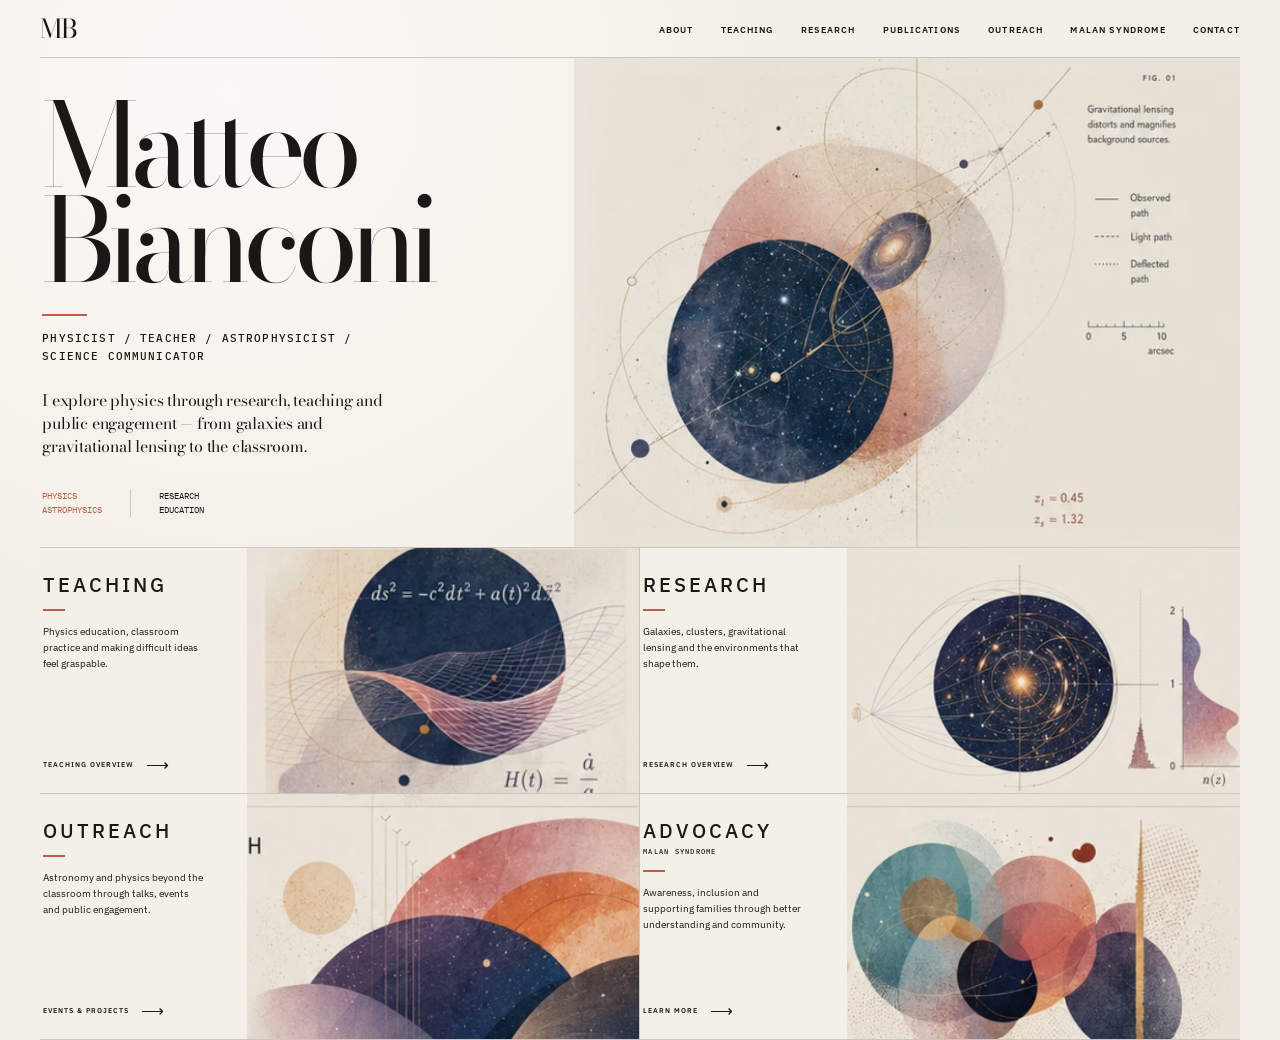
<file: index.html>
<!doctype html><html lang="en"><head><meta charset="utf-8"><meta name="viewport" content="width=device-width,initial-scale=1"><meta name="description" content="Matteo Bianconi — physicist, teacher, astrophysicist and science communicator."><title>Matteo Bianconi</title><link rel="icon" href="assets/favicon.svg" type="image/svg+xml"><link rel="preconnect" href="https://fonts.googleapis.com"><link rel="preconnect" href="https://fonts.gstatic.com" crossorigin><link href="https://fonts.googleapis.com/css2?family=Bodoni+Moda:opsz,wght@6..96,400&family=IBM+Plex+Mono:wght@400;500&family=IBM+Plex+Sans:wght@400;500;600&display=swap" rel="stylesheet"><link rel="stylesheet" href="assets/style.css"></head><body><div class="wrap"><header class="topbar"><a class="logo" href="index.html" aria-label="Matteo Bianconi home">MB</a><button class="menu" type="button" aria-expanded="false" aria-controls="nav">Menu</button><nav class="nav" id="nav" aria-label="Primary navigation"><a href="about.html" class="">About</a><a href="teaching.html" class="">Teaching</a><a href="research.html" class="">Research</a><a href="publications.html" class="">Publications</a><a href="outreach.html" class="">Outreach</a><a href="advocacy.html" class="">Malan syndrome</a><a href="contact.html" class="">Contact</a></nav></header><main><section class="hero"><div class="hero-copy"><h1>Matteo<br>Bianconi</h1><div class="accent-rule"></div><p class="roles">Physicist / Teacher / Astrophysicist /<br>Science communicator</p><p class="intro">I explore physics through research, teaching and public engagement — from galaxies and gravitational lensing to the classroom.</p><div class="hero-meta" aria-hidden="true"><div class="warm">PHYSICS<br>ASTROPHYSICS</div><div class="divider"></div><div>RESEARCH<br>EDUCATION</div></div></div><figure class="hero-art"><img src="assets/hero.webp" alt="Abstract cosmology artwork with layered circles, galaxy imagery and lensing annotations"></figure></section><section class="sections" aria-label="Main sections">
<a class="section-card" href="teaching.html"><div class="card-copy"><h2>Teaching</h2><div class="mini-rule"></div><p>Physics education, classroom practice and making difficult ideas feel graspable.</p><div class="linkline">Teaching overview <span class="arrow">⟶</span></div></div><div class="art"><img src="assets/teaching.webp" alt=""></div></a>
<a class="section-card" href="research.html"><div class="card-copy"><h2>Research</h2><div class="mini-rule"></div><p>Galaxies, clusters, gravitational lensing and the environments that shape them.</p><div class="linkline">Research overview <span class="arrow">⟶</span></div></div><div class="art"><img src="assets/research.webp" alt=""></div></a>
<a class="section-card" href="outreach.html"><div class="card-copy"><h2>Outreach</h2><div class="mini-rule"></div><p>Astronomy and physics beyond the classroom through talks, events and public engagement.</p><div class="linkline">Events & projects <span class="arrow">⟶</span></div></div><div class="art"><img src="assets/outreach.webp" alt=""></div></a>
<a class="section-card" href="advocacy.html"><div class="card-copy"><h2>Advocacy</h2><div class="sub">Malan syndrome</div><div class="mini-rule"></div><p>Awareness, inclusion and supporting families through better understanding and community.</p><div class="linkline">Learn more <span class="arrow">⟶</span></div></div><div class="art"><img src="assets/advocacy.webp" alt=""></div></a>
</section></main></div><script>const b=document.querySelector('.menu'),n=document.querySelector('.nav');if(b&&n){b.addEventListener('click',()=>{const x=b.getAttribute('aria-expanded')!=='true';b.setAttribute('aria-expanded',String(x));n.classList.toggle('open',x)})}</script></body></html>
</file>
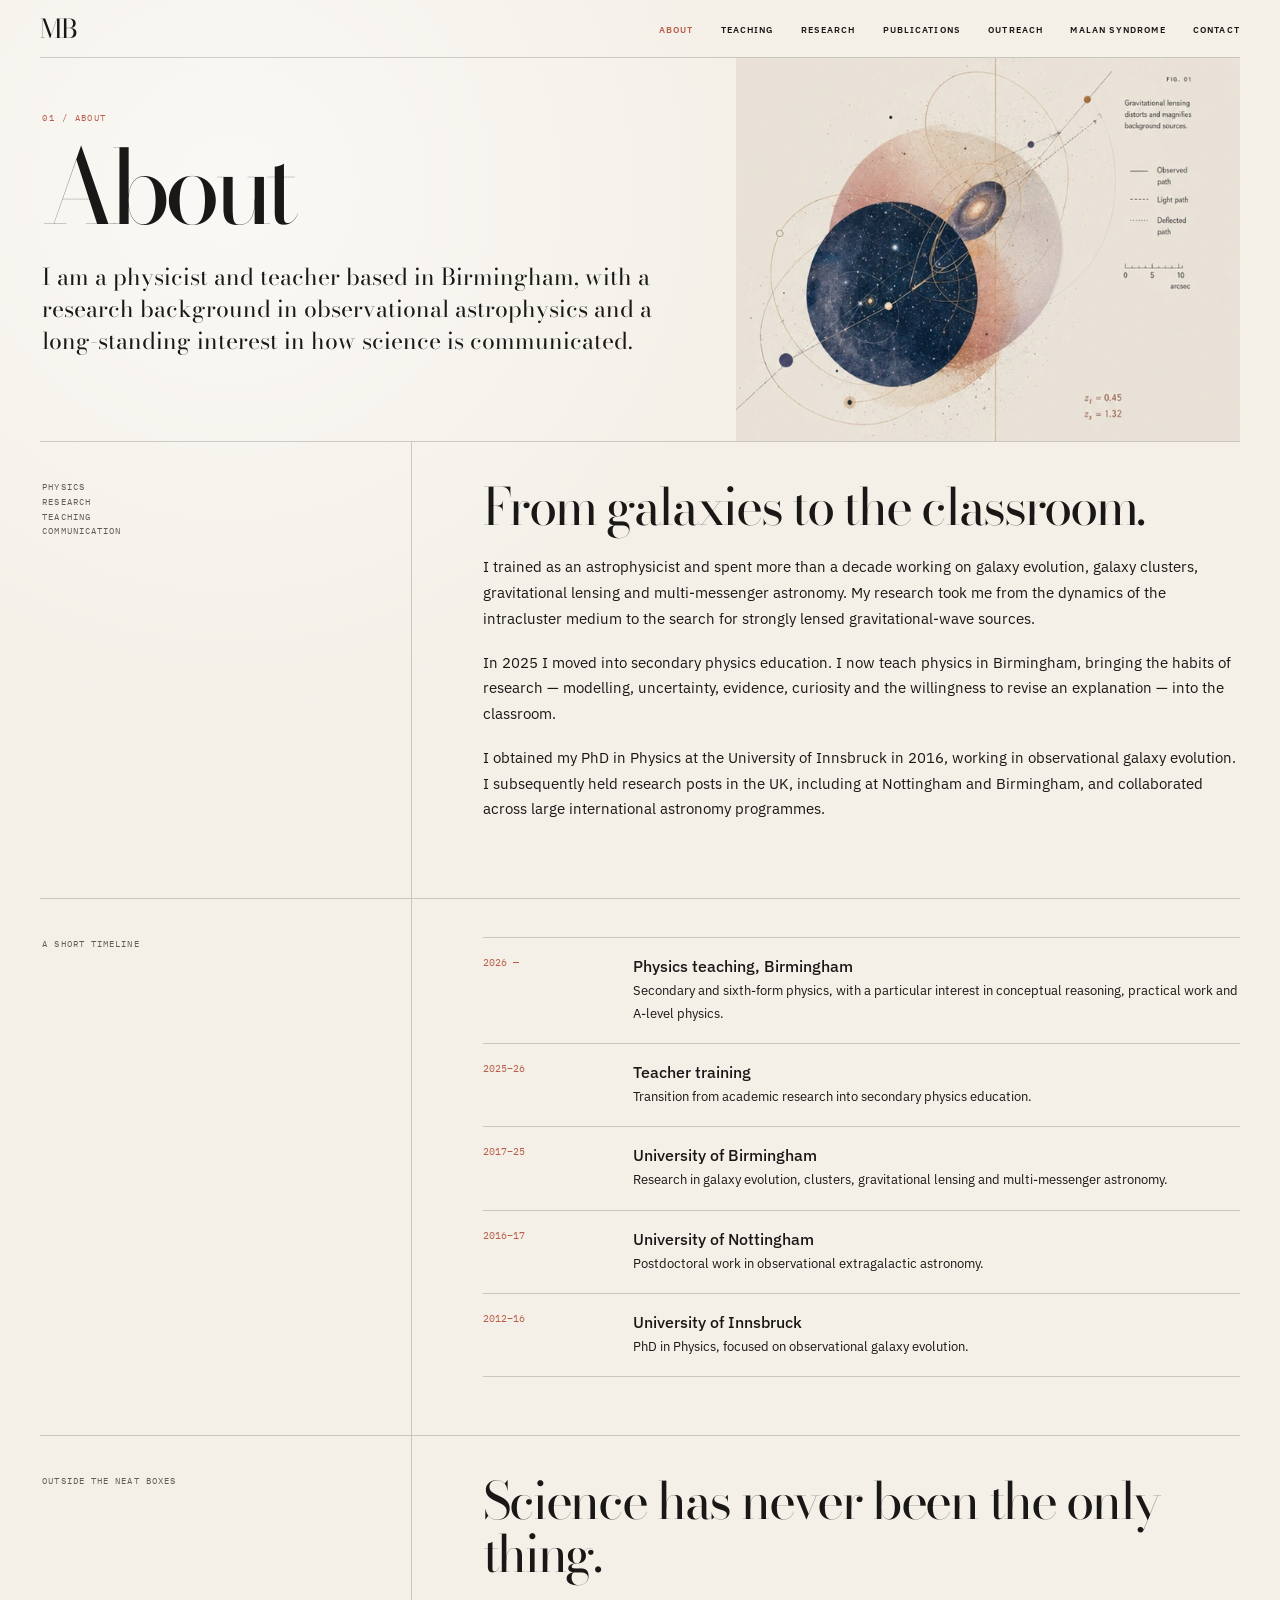
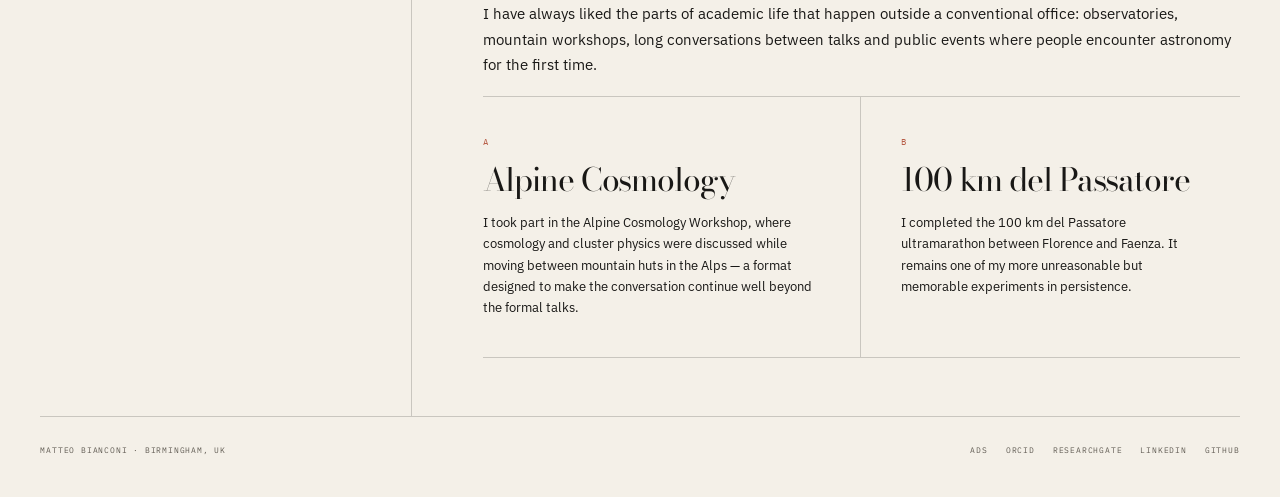
<file: about.html>
<!doctype html><html lang="en"><head><meta charset="utf-8"><meta name="viewport" content="width=device-width,initial-scale=1"><title>About — Matteo Bianconi</title><meta name="description" content="About Matteo Bianconi: physicist, teacher and astrophysicist based in Birmingham."><link rel="icon" href="assets/favicon.svg" type="image/svg+xml"><link rel="preconnect" href="https://fonts.googleapis.com"><link rel="preconnect" href="https://fonts.gstatic.com" crossorigin><link href="https://fonts.googleapis.com/css2?family=Bodoni+Moda:opsz,wght@6..96,400&family=IBM+Plex+Mono:wght@400;500&family=IBM+Plex+Sans:wght@400;500;600&display=swap" rel="stylesheet"><link rel="stylesheet" href="assets/style.css"></head><body><div class="wrap"><header class="topbar"><a class="logo" href="index.html" aria-label="Matteo Bianconi home">MB</a><button class="menu" type="button" aria-expanded="false" aria-controls="nav">Menu</button><nav class="nav" id="nav" aria-label="Primary navigation"><a href="about.html" class="active">About</a><a href="teaching.html" class="">Teaching</a><a href="research.html" class="">Research</a><a href="publications.html" class="">Publications</a><a href="outreach.html" class="">Outreach</a><a href="advocacy.html" class="">Malan syndrome</a><a href="contact.html" class="">Contact</a></nav></header><section class="page-head"><div class="page-head-copy"><p class="kicker">01 / About</p><h1 class="page-title">About</h1><p class="deck">I am a physicist and teacher based in Birmingham, with a research background in observational astrophysics and a long-standing interest in how science is communicated.</p></div><div class="page-head-art"><img src="assets/hero.webp" alt="" aria-hidden="true"></div></section>
<main class="content">
<section class="content-grid rule-section"><aside class="side-label">Physics<br>Research<br>Teaching<br>Communication</aside><div class="main-copy"><h2>From galaxies to the classroom.</h2><p>I trained as an astrophysicist and spent more than a decade working on galaxy evolution, galaxy clusters, gravitational lensing and multi-messenger astronomy. My research took me from the dynamics of the intracluster medium to the search for strongly lensed gravitational-wave sources.</p><p>In 2025 I moved into secondary physics education. I now teach physics in Birmingham, bringing the habits of research — modelling, uncertainty, evidence, curiosity and the willingness to revise an explanation — into the classroom.</p><p>I obtained my PhD in Physics at the University of Innsbruck in 2016, working in observational galaxy evolution. I subsequently held research posts in the UK, including at Nottingham and Birmingham, and collaborated across large international astronomy programmes.</p></div></section>
<section class="content-grid rule-section"><aside class="side-label">A short timeline</aside><div class="main-copy"><div class="timeline"><div class="timeline-row"><div class="timeline-year">2026 —</div><div><strong>Physics teaching, Birmingham</strong><p>Secondary and sixth-form physics, with a particular interest in conceptual reasoning, practical work and A-level physics.</p></div></div><div class="timeline-row"><div class="timeline-year">2025–26</div><div><strong>Teacher training</strong><p>Transition from academic research into secondary physics education.</p></div></div><div class="timeline-row"><div class="timeline-year">2017–25</div><div><strong>University of Birmingham</strong><p>Research in galaxy evolution, clusters, gravitational lensing and multi-messenger astronomy.</p></div></div><div class="timeline-row"><div class="timeline-year">2016–17</div><div><strong>University of Nottingham</strong><p>Postdoctoral work in observational extragalactic astronomy.</p></div></div><div class="timeline-row"><div class="timeline-year">2012–16</div><div><strong>University of Innsbruck</strong><p>PhD in Physics, focused on observational galaxy evolution.</p></div></div></div></div></section>
<section class="content-grid"><aside class="side-label">Outside the neat boxes</aside><div class="main-copy"><h2>Science has never been the only thing.</h2><p>I have always liked the parts of academic life that happen outside a conventional office: observatories, mountain workshops, long conversations between talks and public events where people encounter astronomy for the first time.</p><div class="feature-grid"><div class="feature"><span class="feature-no">A</span><h3>Alpine Cosmology</h3><p>I took part in the Alpine Cosmology Workshop, where cosmology and cluster physics were discussed while moving between mountain huts in the Alps — a format designed to make the conversation continue well beyond the formal talks.</p></div><div class="feature"><span class="feature-no">B</span><h3>100 km del Passatore</h3><p>I completed the 100 km del Passatore ultramarathon between Florence and Faenza. It remains one of my more unreasonable but memorable experiments in persistence.</p></div></div></div></section></main><footer class="footer"><span>Matteo Bianconi · Birmingham, UK</span><div class="footer-links"><a href="https://ui.adsabs.harvard.edu/user/libraries/sGFKq7-YTh6taA8Rn49UIA" target="_blank" rel="noreferrer">ADS</a><a href="https://orcid.org/0000-0002-0427-5373" target="_blank" rel="noreferrer">ORCID</a><a href="https://www.researchgate.net/profile/Matteo_Bianconi" target="_blank" rel="noreferrer">ResearchGate</a><a href="https://at.linkedin.com/in/mbianconi" target="_blank" rel="noreferrer">LinkedIn</a><a href="https://github.com/bianconim" target="_blank" rel="noreferrer">GitHub</a></div></footer></div><script>const b=document.querySelector('.menu'),n=document.querySelector('.nav');if(b&&n){b.addEventListener('click',()=>{const x=b.getAttribute('aria-expanded')!=='true';b.setAttribute('aria-expanded',String(x));n.classList.toggle('open',x)})}</script></body></html>
</file>
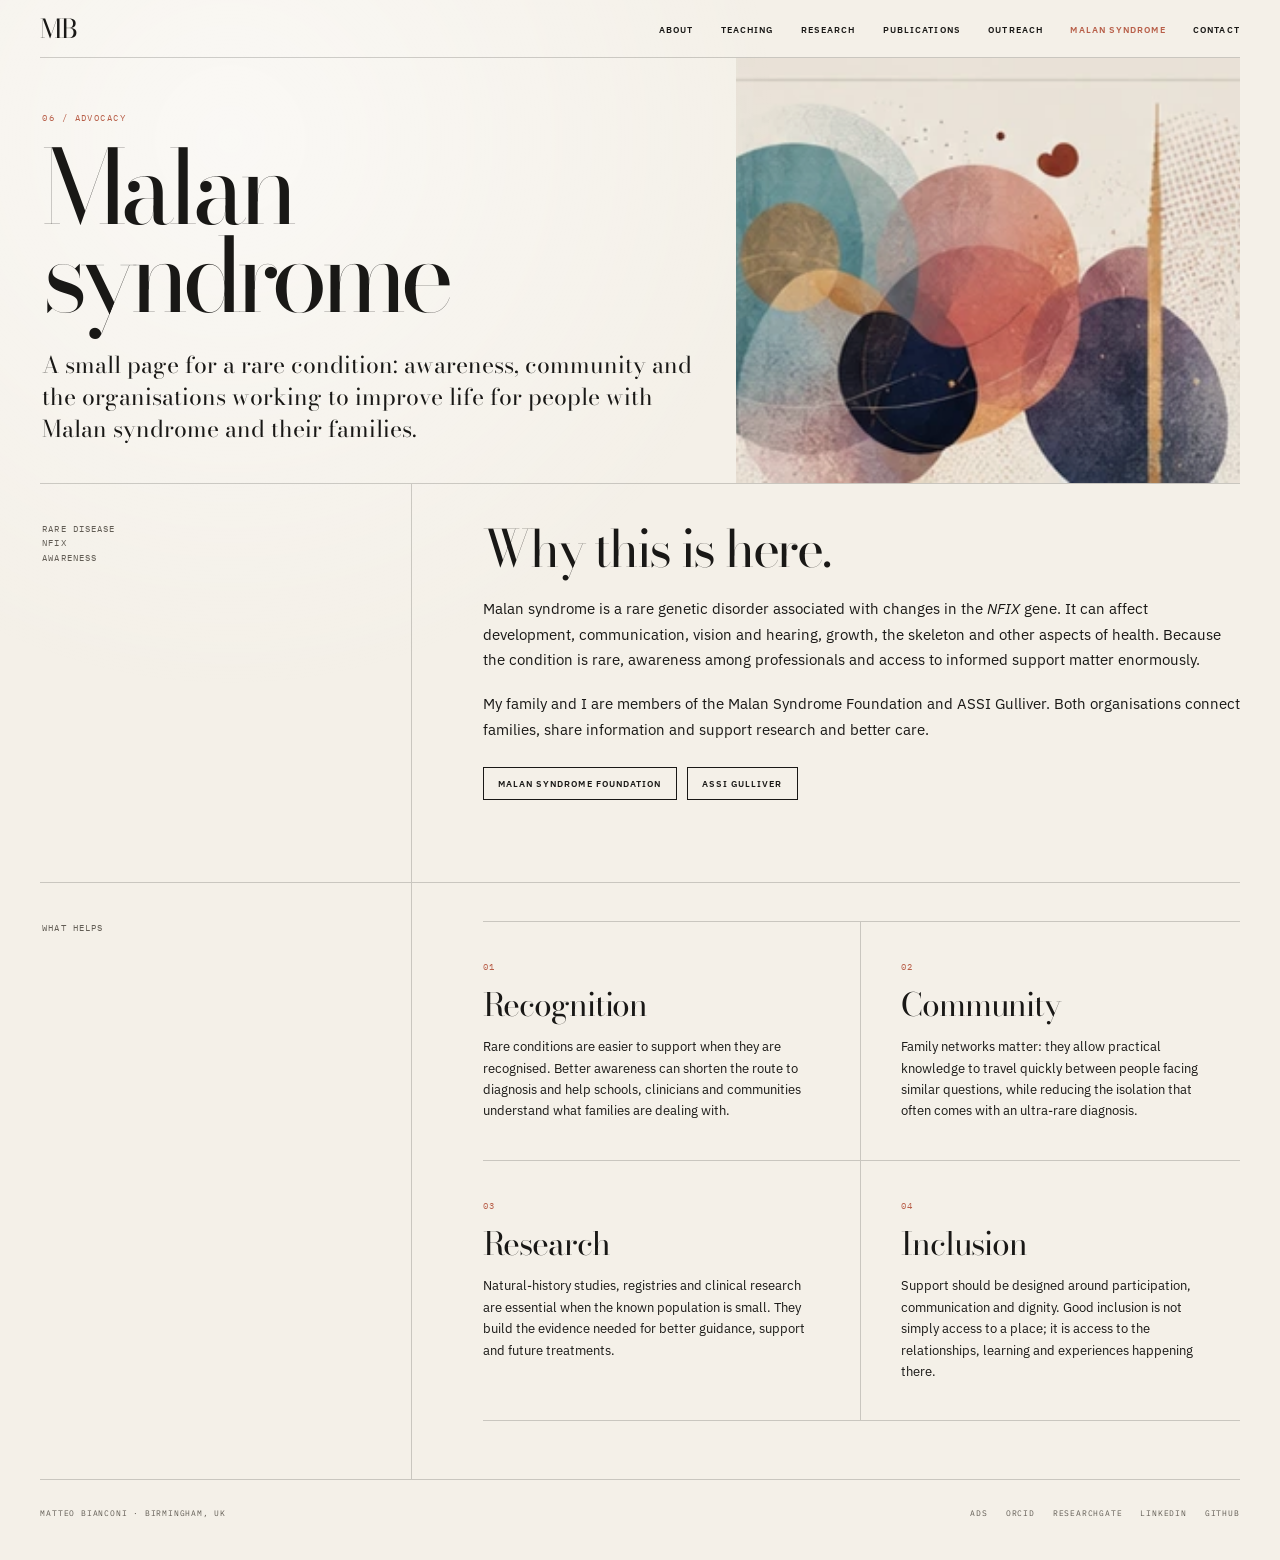
<file: advocacy.html>
<!doctype html><html lang="en"><head><meta charset="utf-8"><meta name="viewport" content="width=device-width,initial-scale=1"><title>Malan syndrome — Matteo Bianconi</title><meta name="description" content="Malan syndrome awareness, advocacy and support organisations."><link rel="icon" href="assets/favicon.svg" type="image/svg+xml"><link rel="preconnect" href="https://fonts.googleapis.com"><link rel="preconnect" href="https://fonts.gstatic.com" crossorigin><link href="https://fonts.googleapis.com/css2?family=Bodoni+Moda:opsz,wght@6..96,400&family=IBM+Plex+Mono:wght@400;500&family=IBM+Plex+Sans:wght@400;500;600&display=swap" rel="stylesheet"><link rel="stylesheet" href="assets/style.css"></head><body><div class="wrap"><header class="topbar"><a class="logo" href="index.html" aria-label="Matteo Bianconi home">MB</a><button class="menu" type="button" aria-expanded="false" aria-controls="nav">Menu</button><nav class="nav" id="nav" aria-label="Primary navigation"><a href="about.html" class="">About</a><a href="teaching.html" class="">Teaching</a><a href="research.html" class="">Research</a><a href="publications.html" class="">Publications</a><a href="outreach.html" class="">Outreach</a><a href="advocacy.html" class="active">Malan syndrome</a><a href="contact.html" class="">Contact</a></nav></header><section class="page-head"><div class="page-head-copy"><p class="kicker">06 / Advocacy</p><h1 class="page-title">Malan syndrome</h1><p class="deck">A small page for a rare condition: awareness, community and the organisations working to improve life for people with Malan syndrome and their families.</p></div><div class="page-head-art"><img src="assets/advocacy.webp" alt="" aria-hidden="true"></div></section>
<main class="content"><section class="content-grid rule-section"><aside class="side-label">Rare disease<br>NFIX<br>Awareness</aside><div class="main-copy"><h2>Why this is here.</h2><p>Malan syndrome is a rare genetic disorder associated with changes in the <em>NFIX</em> gene. It can affect development, communication, vision and hearing, growth, the skeleton and other aspects of health. Because the condition is rare, awareness among professionals and access to informed support matter enormously.</p><p>My family and I are members of the Malan Syndrome Foundation and ASSI Gulliver. Both organisations connect families, share information and support research and better care.</p><div class="buttons"><a class="button" href="https://www.malansyndrome.org/" target="_blank" rel="noreferrer">Malan Syndrome Foundation</a><a class="button" href="https://www.assigulliver.it/" target="_blank" rel="noreferrer">ASSI Gulliver</a></div></div></section>
<section class="content-grid"><aside class="side-label">What helps</aside><div class="main-copy"><div class="feature-grid"><div class="feature"><span class="feature-no">01</span><h3>Recognition</h3><p>Rare conditions are easier to support when they are recognised. Better awareness can shorten the route to diagnosis and help schools, clinicians and communities understand what families are dealing with.</p></div><div class="feature"><span class="feature-no">02</span><h3>Community</h3><p>Family networks matter: they allow practical knowledge to travel quickly between people facing similar questions, while reducing the isolation that often comes with an ultra-rare diagnosis.</p></div><div class="feature"><span class="feature-no">03</span><h3>Research</h3><p>Natural-history studies, registries and clinical research are essential when the known population is small. They build the evidence needed for better guidance, support and future treatments.</p></div><div class="feature"><span class="feature-no">04</span><h3>Inclusion</h3><p>Support should be designed around participation, communication and dignity. Good inclusion is not simply access to a place; it is access to the relationships, learning and experiences happening there.</p></div></div></div></section></main><footer class="footer"><span>Matteo Bianconi · Birmingham, UK</span><div class="footer-links"><a href="https://ui.adsabs.harvard.edu/user/libraries/sGFKq7-YTh6taA8Rn49UIA" target="_blank" rel="noreferrer">ADS</a><a href="https://orcid.org/0000-0002-0427-5373" target="_blank" rel="noreferrer">ORCID</a><a href="https://www.researchgate.net/profile/Matteo_Bianconi" target="_blank" rel="noreferrer">ResearchGate</a><a href="https://at.linkedin.com/in/mbianconi" target="_blank" rel="noreferrer">LinkedIn</a><a href="https://github.com/bianconim" target="_blank" rel="noreferrer">GitHub</a></div></footer></div><script>const b=document.querySelector('.menu'),n=document.querySelector('.nav');if(b&&n){b.addEventListener('click',()=>{const x=b.getAttribute('aria-expanded')!=='true';b.setAttribute('aria-expanded',String(x));n.classList.toggle('open',x)})}</script></body></html>
</file>
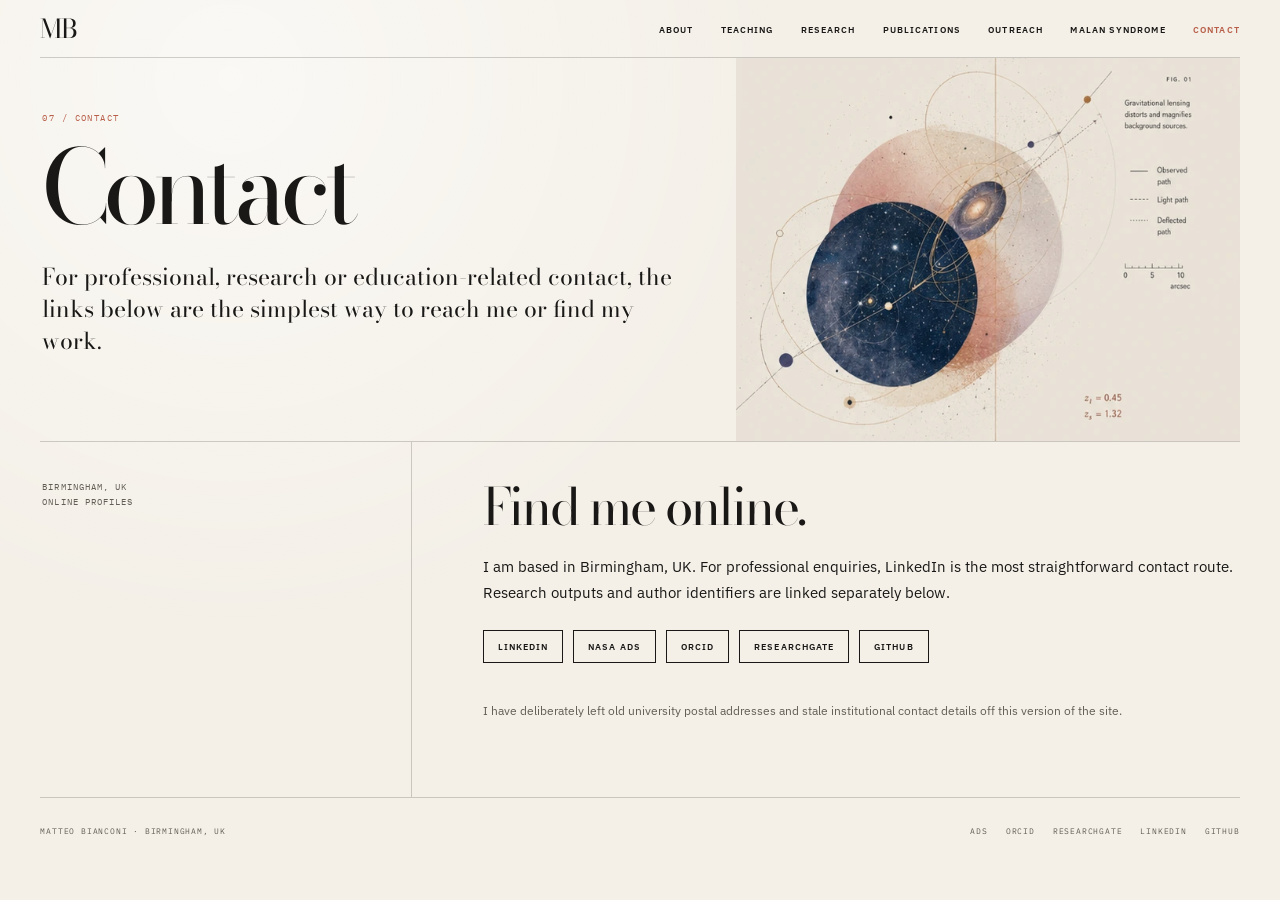
<file: contact.html>
<!doctype html><html lang="en"><head><meta charset="utf-8"><meta name="viewport" content="width=device-width,initial-scale=1"><title>Contact — Matteo Bianconi</title><meta name="description" content="Contact and professional profiles for Matteo Bianconi."><link rel="icon" href="assets/favicon.svg" type="image/svg+xml"><link rel="preconnect" href="https://fonts.googleapis.com"><link rel="preconnect" href="https://fonts.gstatic.com" crossorigin><link href="https://fonts.googleapis.com/css2?family=Bodoni+Moda:opsz,wght@6..96,400&family=IBM+Plex+Mono:wght@400;500&family=IBM+Plex+Sans:wght@400;500;600&display=swap" rel="stylesheet"><link rel="stylesheet" href="assets/style.css"></head><body><div class="wrap"><header class="topbar"><a class="logo" href="index.html" aria-label="Matteo Bianconi home">MB</a><button class="menu" type="button" aria-expanded="false" aria-controls="nav">Menu</button><nav class="nav" id="nav" aria-label="Primary navigation"><a href="about.html" class="">About</a><a href="teaching.html" class="">Teaching</a><a href="research.html" class="">Research</a><a href="publications.html" class="">Publications</a><a href="outreach.html" class="">Outreach</a><a href="advocacy.html" class="">Malan syndrome</a><a href="contact.html" class="active">Contact</a></nav></header><section class="page-head"><div class="page-head-copy"><p class="kicker">07 / Contact</p><h1 class="page-title">Contact</h1><p class="deck">For professional, research or education-related contact, the links below are the simplest way to reach me or find my work.</p></div><div class="page-head-art"><img src="assets/hero.webp" alt="" aria-hidden="true"></div></section>
<main class="content"><section class="content-grid"><aside class="side-label">Birmingham, UK<br>Online profiles</aside><div class="main-copy"><h2>Find me online.</h2><p>I am based in Birmingham, UK. For professional enquiries, LinkedIn is the most straightforward contact route. Research outputs and author identifiers are linked separately below.</p><div class="buttons"><a class="button" href="https://at.linkedin.com/in/mbianconi" target="_blank" rel="noreferrer">LinkedIn</a><a class="button" href="https://ui.adsabs.harvard.edu/user/libraries/sGFKq7-YTh6taA8Rn49UIA" target="_blank" rel="noreferrer">NASA ADS</a><a class="button" href="https://orcid.org/0000-0002-0427-5373" target="_blank" rel="noreferrer">ORCID</a><a class="button" href="https://www.researchgate.net/profile/Matteo_Bianconi" target="_blank" rel="noreferrer">ResearchGate</a><a class="button" href="https://github.com/bianconim" target="_blank" rel="noreferrer">GitHub</a></div><p style="margin-top:38px;font-size:12px;color:var(--soft)">I have deliberately left old university postal addresses and stale institutional contact details off this version of the site.</p></div></section></main><footer class="footer"><span>Matteo Bianconi · Birmingham, UK</span><div class="footer-links"><a href="https://ui.adsabs.harvard.edu/user/libraries/sGFKq7-YTh6taA8Rn49UIA" target="_blank" rel="noreferrer">ADS</a><a href="https://orcid.org/0000-0002-0427-5373" target="_blank" rel="noreferrer">ORCID</a><a href="https://www.researchgate.net/profile/Matteo_Bianconi" target="_blank" rel="noreferrer">ResearchGate</a><a href="https://at.linkedin.com/in/mbianconi" target="_blank" rel="noreferrer">LinkedIn</a><a href="https://github.com/bianconim" target="_blank" rel="noreferrer">GitHub</a></div></footer></div><script>const b=document.querySelector('.menu'),n=document.querySelector('.nav');if(b&&n){b.addEventListener('click',()=>{const x=b.getAttribute('aria-expanded')!=='true';b.setAttribute('aria-expanded',String(x));n.classList.toggle('open',x)})}</script></body></html>
</file>
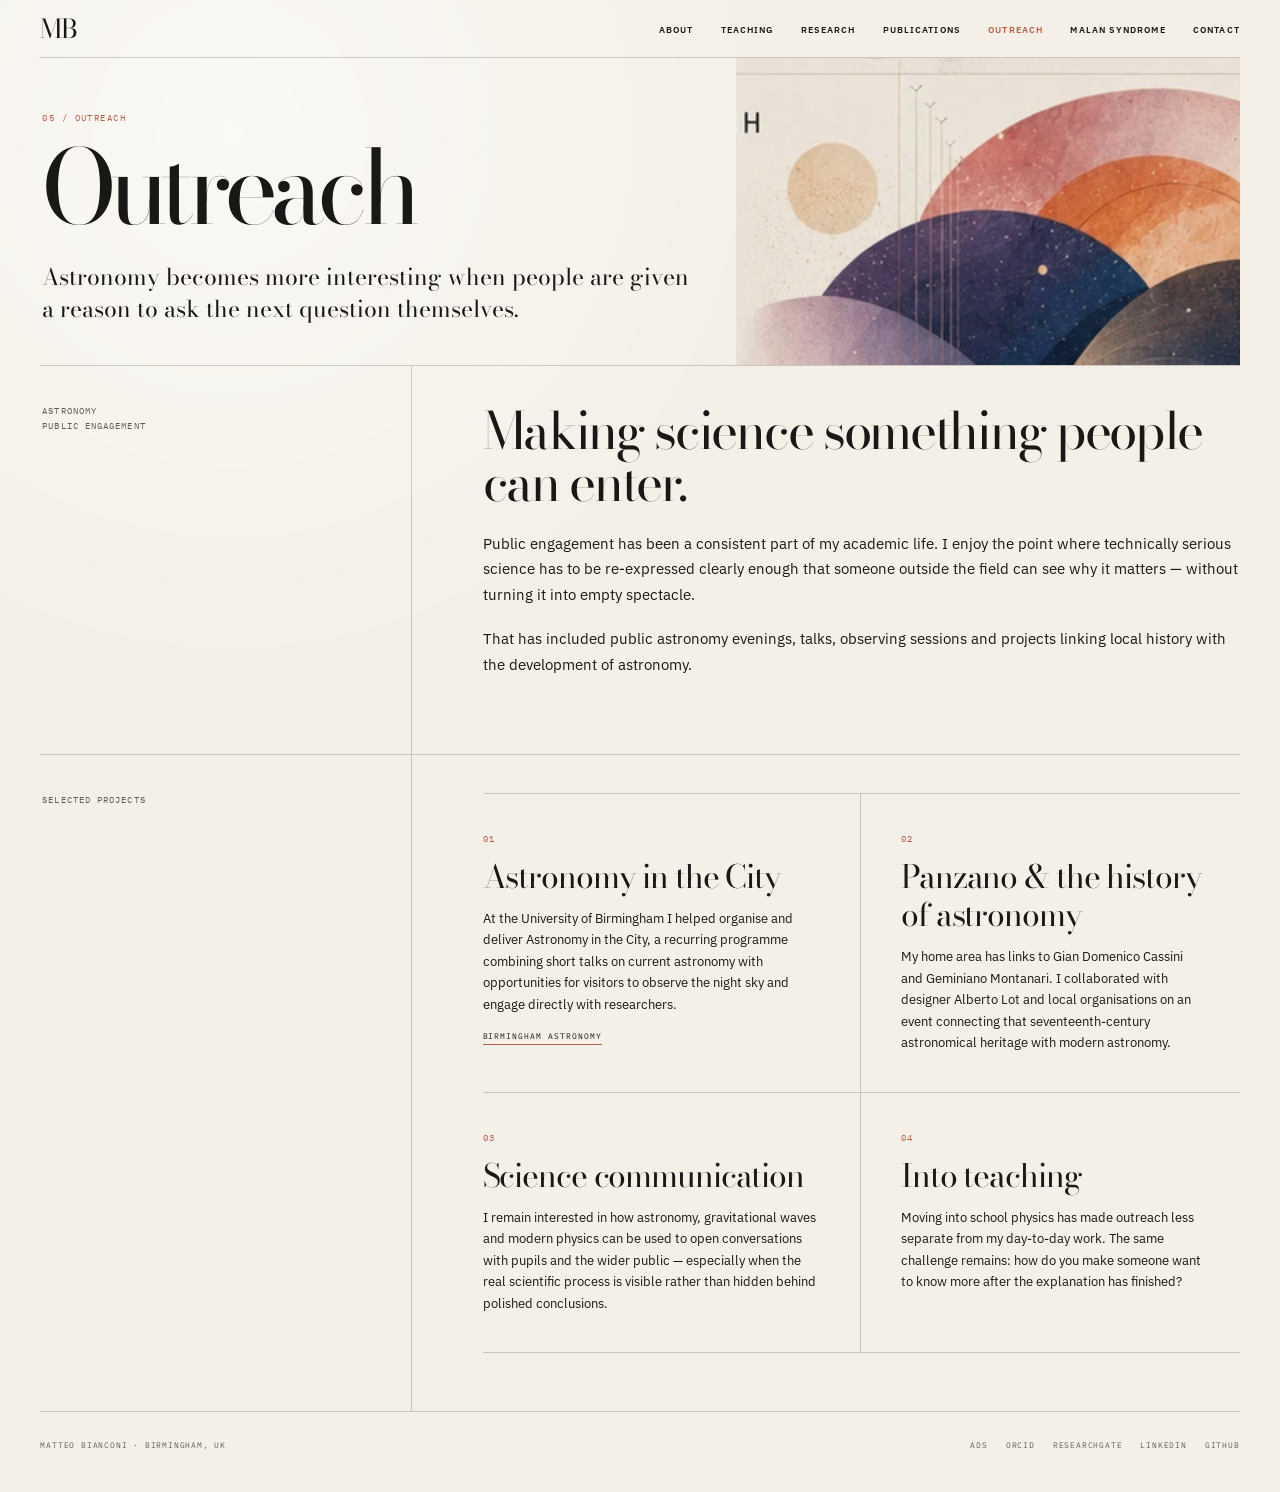
<file: outreach.html>
<!doctype html><html lang="en"><head><meta charset="utf-8"><meta name="viewport" content="width=device-width,initial-scale=1"><title>Outreach — Matteo Bianconi</title><meta name="description" content="Astronomy outreach and science communication by Matteo Bianconi."><link rel="icon" href="assets/favicon.svg" type="image/svg+xml"><link rel="preconnect" href="https://fonts.googleapis.com"><link rel="preconnect" href="https://fonts.gstatic.com" crossorigin><link href="https://fonts.googleapis.com/css2?family=Bodoni+Moda:opsz,wght@6..96,400&family=IBM+Plex+Mono:wght@400;500&family=IBM+Plex+Sans:wght@400;500;600&display=swap" rel="stylesheet"><link rel="stylesheet" href="assets/style.css"></head><body><div class="wrap"><header class="topbar"><a class="logo" href="index.html" aria-label="Matteo Bianconi home">MB</a><button class="menu" type="button" aria-expanded="false" aria-controls="nav">Menu</button><nav class="nav" id="nav" aria-label="Primary navigation"><a href="about.html" class="">About</a><a href="teaching.html" class="">Teaching</a><a href="research.html" class="">Research</a><a href="publications.html" class="">Publications</a><a href="outreach.html" class="active">Outreach</a><a href="advocacy.html" class="">Malan syndrome</a><a href="contact.html" class="">Contact</a></nav></header><section class="page-head"><div class="page-head-copy"><p class="kicker">05 / Outreach</p><h1 class="page-title">Outreach</h1><p class="deck">Astronomy becomes more interesting when people are given a reason to ask the next question themselves.</p></div><div class="page-head-art"><img src="assets/outreach.webp" alt="" aria-hidden="true"></div></section>
<main class="content"><section class="content-grid rule-section"><aside class="side-label">Astronomy<br>Public engagement</aside><div class="main-copy"><h2>Making science something people can enter.</h2><p>Public engagement has been a consistent part of my academic life. I enjoy the point where technically serious science has to be re-expressed clearly enough that someone outside the field can see why it matters — without turning it into empty spectacle.</p><p>That has included public astronomy evenings, talks, observing sessions and projects linking local history with the development of astronomy.</p></div></section>
<section class="content-grid"><aside class="side-label">Selected projects</aside><div class="main-copy"><div class="feature-grid"><div class="feature"><span class="feature-no">01</span><h3>Astronomy in the City</h3><p>At the University of Birmingham I helped organise and deliver Astronomy in the City, a recurring programme combining short talks on current astronomy with opportunities for visitors to observe the night sky and engage directly with researchers.</p><a class="paper-link" href="https://www.birmingham.ac.uk/research/centres-institutes/research-in-physics-and-astronomy/astronomy-and-experimental-gravity" target="_blank" rel="noreferrer">Birmingham astronomy</a></div><div class="feature"><span class="feature-no">02</span><h3>Panzano & the history of astronomy</h3><p>My home area has links to Gian Domenico Cassini and Geminiano Montanari. I collaborated with designer Alberto Lot and local organisations on an event connecting that seventeenth-century astronomical heritage with modern astronomy.</p></div><div class="feature"><span class="feature-no">03</span><h3>Science communication</h3><p>I remain interested in how astronomy, gravitational waves and modern physics can be used to open conversations with pupils and the wider public — especially when the real scientific process is visible rather than hidden behind polished conclusions.</p></div><div class="feature"><span class="feature-no">04</span><h3>Into teaching</h3><p>Moving into school physics has made outreach less separate from my day-to-day work. The same challenge remains: how do you make someone want to know more after the explanation has finished?</p></div></div></div></section></main><footer class="footer"><span>Matteo Bianconi · Birmingham, UK</span><div class="footer-links"><a href="https://ui.adsabs.harvard.edu/user/libraries/sGFKq7-YTh6taA8Rn49UIA" target="_blank" rel="noreferrer">ADS</a><a href="https://orcid.org/0000-0002-0427-5373" target="_blank" rel="noreferrer">ORCID</a><a href="https://www.researchgate.net/profile/Matteo_Bianconi" target="_blank" rel="noreferrer">ResearchGate</a><a href="https://at.linkedin.com/in/mbianconi" target="_blank" rel="noreferrer">LinkedIn</a><a href="https://github.com/bianconim" target="_blank" rel="noreferrer">GitHub</a></div></footer></div><script>const b=document.querySelector('.menu'),n=document.querySelector('.nav');if(b&&n){b.addEventListener('click',()=>{const x=b.getAttribute('aria-expanded')!=='true';b.setAttribute('aria-expanded',String(x));n.classList.toggle('open',x)})}</script></body></html>
</file>
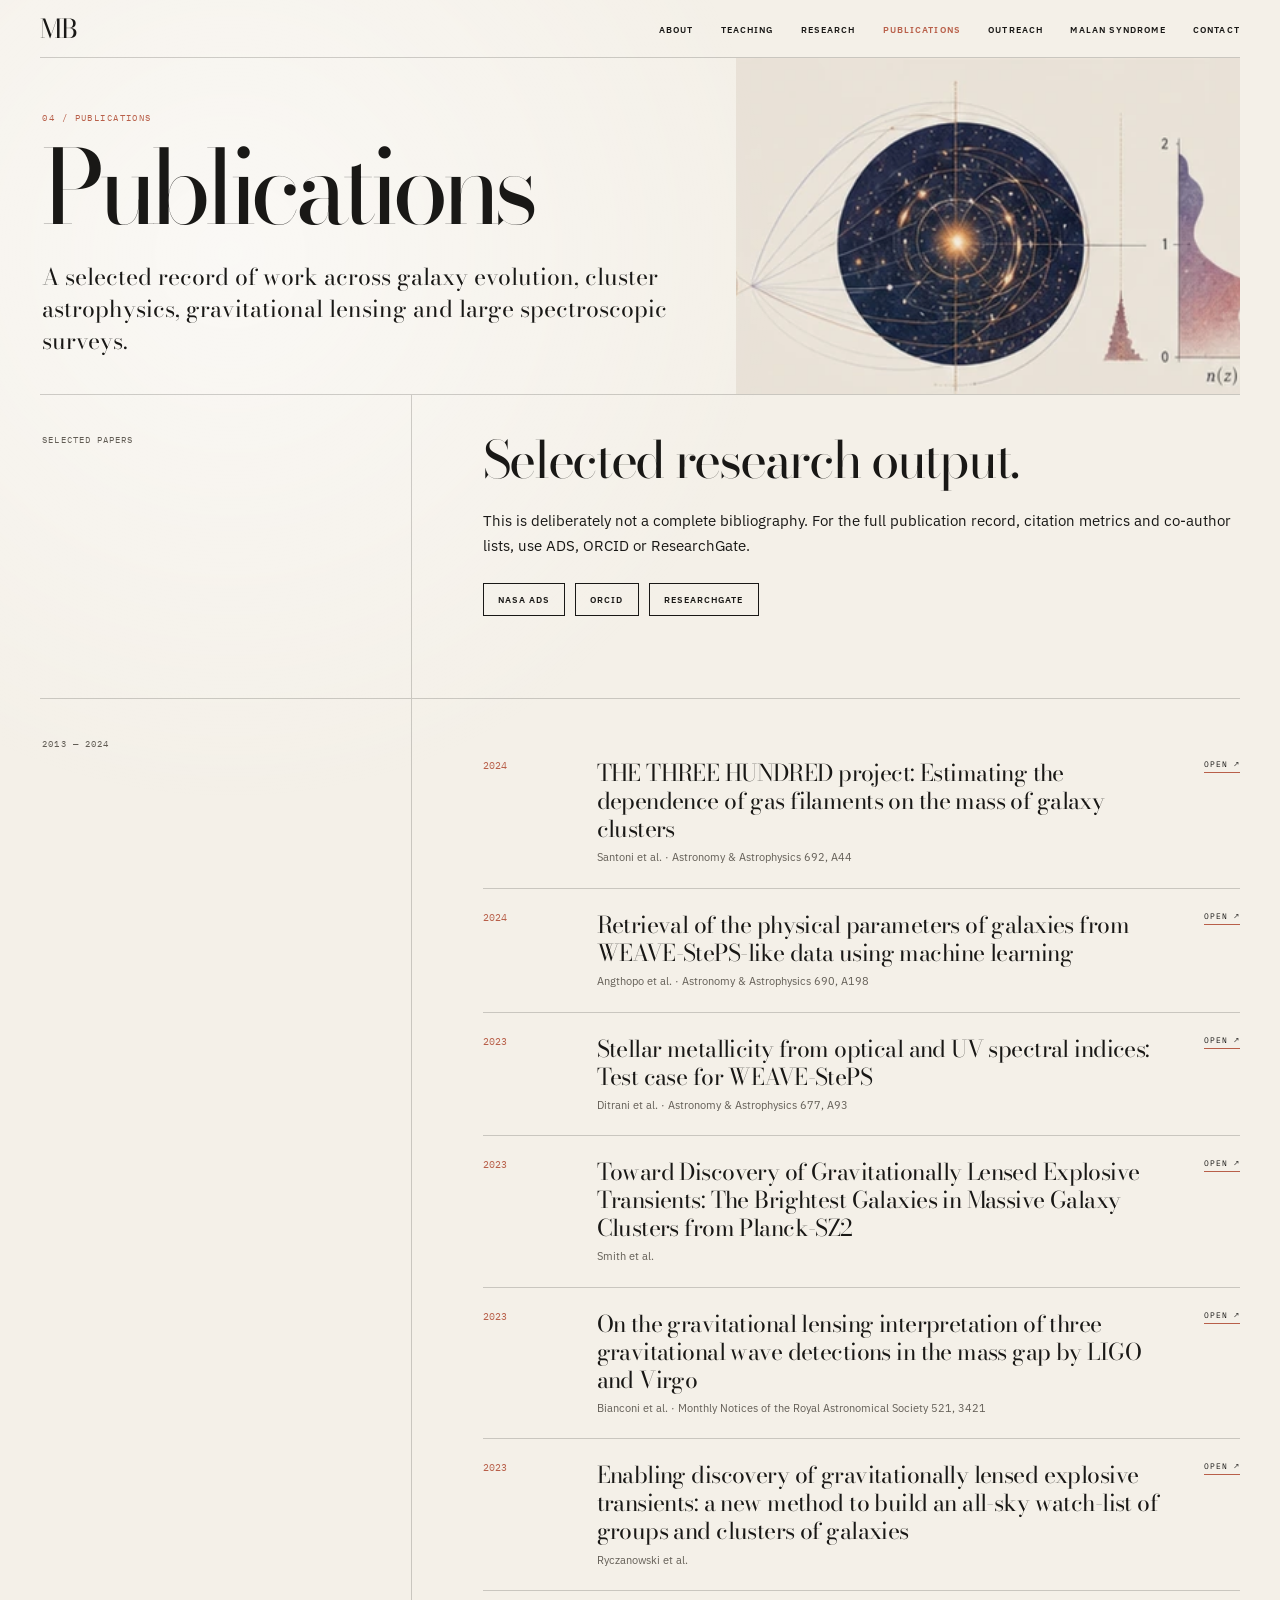
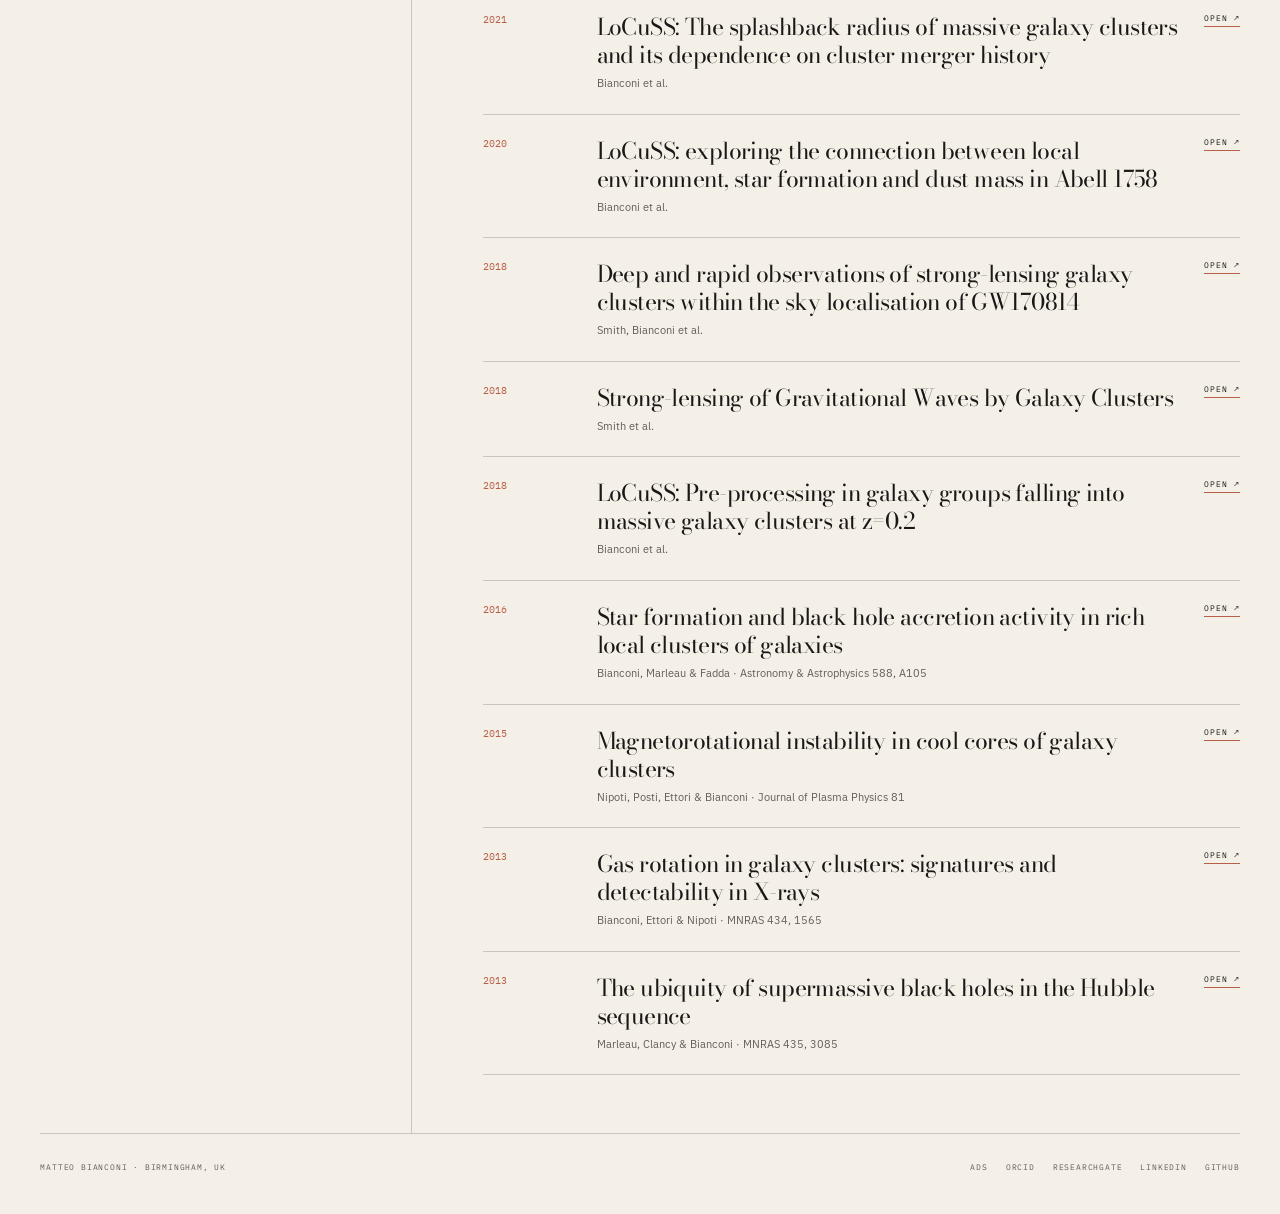
<file: publications.html>
<!doctype html><html lang="en"><head><meta charset="utf-8"><meta name="viewport" content="width=device-width,initial-scale=1"><title>Publications — Matteo Bianconi</title><meta name="description" content="Selected publications by astrophysicist Matteo Bianconi."><link rel="icon" href="assets/favicon.svg" type="image/svg+xml"><link rel="preconnect" href="https://fonts.googleapis.com"><link rel="preconnect" href="https://fonts.gstatic.com" crossorigin><link href="https://fonts.googleapis.com/css2?family=Bodoni+Moda:opsz,wght@6..96,400&family=IBM+Plex+Mono:wght@400;500&family=IBM+Plex+Sans:wght@400;500;600&display=swap" rel="stylesheet"><link rel="stylesheet" href="assets/style.css"></head><body><div class="wrap"><header class="topbar"><a class="logo" href="index.html" aria-label="Matteo Bianconi home">MB</a><button class="menu" type="button" aria-expanded="false" aria-controls="nav">Menu</button><nav class="nav" id="nav" aria-label="Primary navigation"><a href="about.html" class="">About</a><a href="teaching.html" class="">Teaching</a><a href="research.html" class="">Research</a><a href="publications.html" class="active">Publications</a><a href="outreach.html" class="">Outreach</a><a href="advocacy.html" class="">Malan syndrome</a><a href="contact.html" class="">Contact</a></nav></header><section class="page-head"><div class="page-head-copy"><p class="kicker">04 / Publications</p><h1 class="page-title">Publications</h1><p class="deck">A selected record of work across galaxy evolution, cluster astrophysics, gravitational lensing and large spectroscopic surveys.</p></div><div class="page-head-art"><img src="assets/research.webp" alt="" aria-hidden="true"></div></section><main class="content"><section class="content-grid rule-section"><aside class="side-label">Selected papers</aside><div class="main-copy"><h2>Selected research output.</h2><p>This is deliberately not a complete bibliography. For the full publication record, citation metrics and co-author lists, use ADS, ORCID or ResearchGate.</p><div class="buttons"><a class="button" href="https://ui.adsabs.harvard.edu/user/libraries/sGFKq7-YTh6taA8Rn49UIA" target="_blank" rel="noreferrer">NASA ADS</a><a class="button" href="https://orcid.org/0000-0002-0427-5373" target="_blank" rel="noreferrer">ORCID</a><a class="button" href="https://www.researchgate.net/profile/Matteo_Bianconi" target="_blank" rel="noreferrer">ResearchGate</a></div></div></section><section class="content-grid"><aside class="side-label">2013 — 2024</aside><div class="main-copy"><article class="publication"><div class="year">2024</div><div><h3>THE THREE HUNDRED project: Estimating the dependence of gas filaments on the mass of galaxy clusters</h3><p>Santoni et al. · Astronomy & Astrophysics 692, A44</p></div><a href="https://doi.org/10.1051/0004-6361/202450895" target="_blank" rel="noreferrer">Open ↗</a></article><article class="publication"><div class="year">2024</div><div><h3>Retrieval of the physical parameters of galaxies from WEAVE-StePS-like data using machine learning</h3><p>Angthopo et al. · Astronomy & Astrophysics 690, A198</p></div><a href="https://doi.org/10.1051/0004-6361/202449979" target="_blank" rel="noreferrer">Open ↗</a></article><article class="publication"><div class="year">2023</div><div><h3>Stellar metallicity from optical and UV spectral indices: Test case for WEAVE-StePS</h3><p>Ditrani et al. · Astronomy & Astrophysics 677, A93</p></div><a href="https://doi.org/10.1051/0004-6361/202346563" target="_blank" rel="noreferrer">Open ↗</a></article><article class="publication"><div class="year">2023</div><div><h3>Toward Discovery of Gravitationally Lensed Explosive Transients: The Brightest Galaxies in Massive Galaxy Clusters from Planck-SZ2</h3><p>Smith et al.</p></div><a href="https://doi.org/10.3847/2515-5172/acc333" target="_blank" rel="noreferrer">Open ↗</a></article><article class="publication"><div class="year">2023</div><div><h3>On the gravitational lensing interpretation of three gravitational wave detections in the mass gap by LIGO and Virgo</h3><p>Bianconi et al. · Monthly Notices of the Royal Astronomical Society 521, 3421</p></div><a href="https://doi.org/10.1093/mnras/stad673" target="_blank" rel="noreferrer">Open ↗</a></article><article class="publication"><div class="year">2023</div><div><h3>Enabling discovery of gravitationally lensed explosive transients: a new method to build an all-sky watch-list of groups and clusters of galaxies</h3><p>Ryczanowski et al.</p></div><a href="https://arxiv.org/abs/2204.12984" target="_blank" rel="noreferrer">Open ↗</a></article><article class="publication"><div class="year">2021</div><div><h3>LoCuSS: The splashback radius of massive galaxy clusters and its dependence on cluster merger history</h3><p>Bianconi et al.</p></div><a href="https://arxiv.org/abs/2010.05920" target="_blank" rel="noreferrer">Open ↗</a></article><article class="publication"><div class="year">2020</div><div><h3>LoCuSS: exploring the connection between local environment, star formation and dust mass in Abell 1758</h3><p>Bianconi et al.</p></div><a href="https://arxiv.org/abs/2001.04478" target="_blank" rel="noreferrer">Open ↗</a></article><article class="publication"><div class="year">2018</div><div><h3>Deep and rapid observations of strong-lensing galaxy clusters within the sky localisation of GW170814</h3><p>Smith, Bianconi et al.</p></div><a href="https://arxiv.org/abs/1805.07370" target="_blank" rel="noreferrer">Open ↗</a></article><article class="publication"><div class="year">2018</div><div><h3>Strong-lensing of Gravitational Waves by Galaxy Clusters</h3><p>Smith et al.</p></div><a href="https://arxiv.org/abs/1803.07851" target="_blank" rel="noreferrer">Open ↗</a></article><article class="publication"><div class="year">2018</div><div><h3>LoCuSS: Pre-processing in galaxy groups falling into massive galaxy clusters at z=0.2</h3><p>Bianconi et al.</p></div><a href="https://arxiv.org/abs/1710.04230" target="_blank" rel="noreferrer">Open ↗</a></article><article class="publication"><div class="year">2016</div><div><h3>Star formation and black hole accretion activity in rich local clusters of galaxies</h3><p>Bianconi, Marleau & Fadda · Astronomy & Astrophysics 588, A105</p></div><a href="https://arxiv.org/abs/1601.06080" target="_blank" rel="noreferrer">Open ↗</a></article><article class="publication"><div class="year">2015</div><div><h3>Magnetorotational instability in cool cores of galaxy clusters</h3><p>Nipoti, Posti, Ettori & Bianconi · Journal of Plasma Physics 81</p></div><a href="https://arxiv.org/abs/1506.01387" target="_blank" rel="noreferrer">Open ↗</a></article><article class="publication"><div class="year">2013</div><div><h3>Gas rotation in galaxy clusters: signatures and detectability in X-rays</h3><p>Bianconi, Ettori & Nipoti · MNRAS 434, 1565</p></div><a href="https://arxiv.org/abs/1305.5519" target="_blank" rel="noreferrer">Open ↗</a></article><article class="publication"><div class="year">2013</div><div><h3>The ubiquity of supermassive black holes in the Hubble sequence</h3><p>Marleau, Clancy & Bianconi · MNRAS 435, 3085</p></div><a href="https://arxiv.org/abs/1212.0980" target="_blank" rel="noreferrer">Open ↗</a></article></div></section></main><footer class="footer"><span>Matteo Bianconi · Birmingham, UK</span><div class="footer-links"><a href="https://ui.adsabs.harvard.edu/user/libraries/sGFKq7-YTh6taA8Rn49UIA" target="_blank" rel="noreferrer">ADS</a><a href="https://orcid.org/0000-0002-0427-5373" target="_blank" rel="noreferrer">ORCID</a><a href="https://www.researchgate.net/profile/Matteo_Bianconi" target="_blank" rel="noreferrer">ResearchGate</a><a href="https://at.linkedin.com/in/mbianconi" target="_blank" rel="noreferrer">LinkedIn</a><a href="https://github.com/bianconim" target="_blank" rel="noreferrer">GitHub</a></div></footer></div><script>const b=document.querySelector('.menu'),n=document.querySelector('.nav');if(b&&n){b.addEventListener('click',()=>{const x=b.getAttribute('aria-expanded')!=='true';b.setAttribute('aria-expanded',String(x));n.classList.toggle('open',x)})}</script></body></html>
</file>
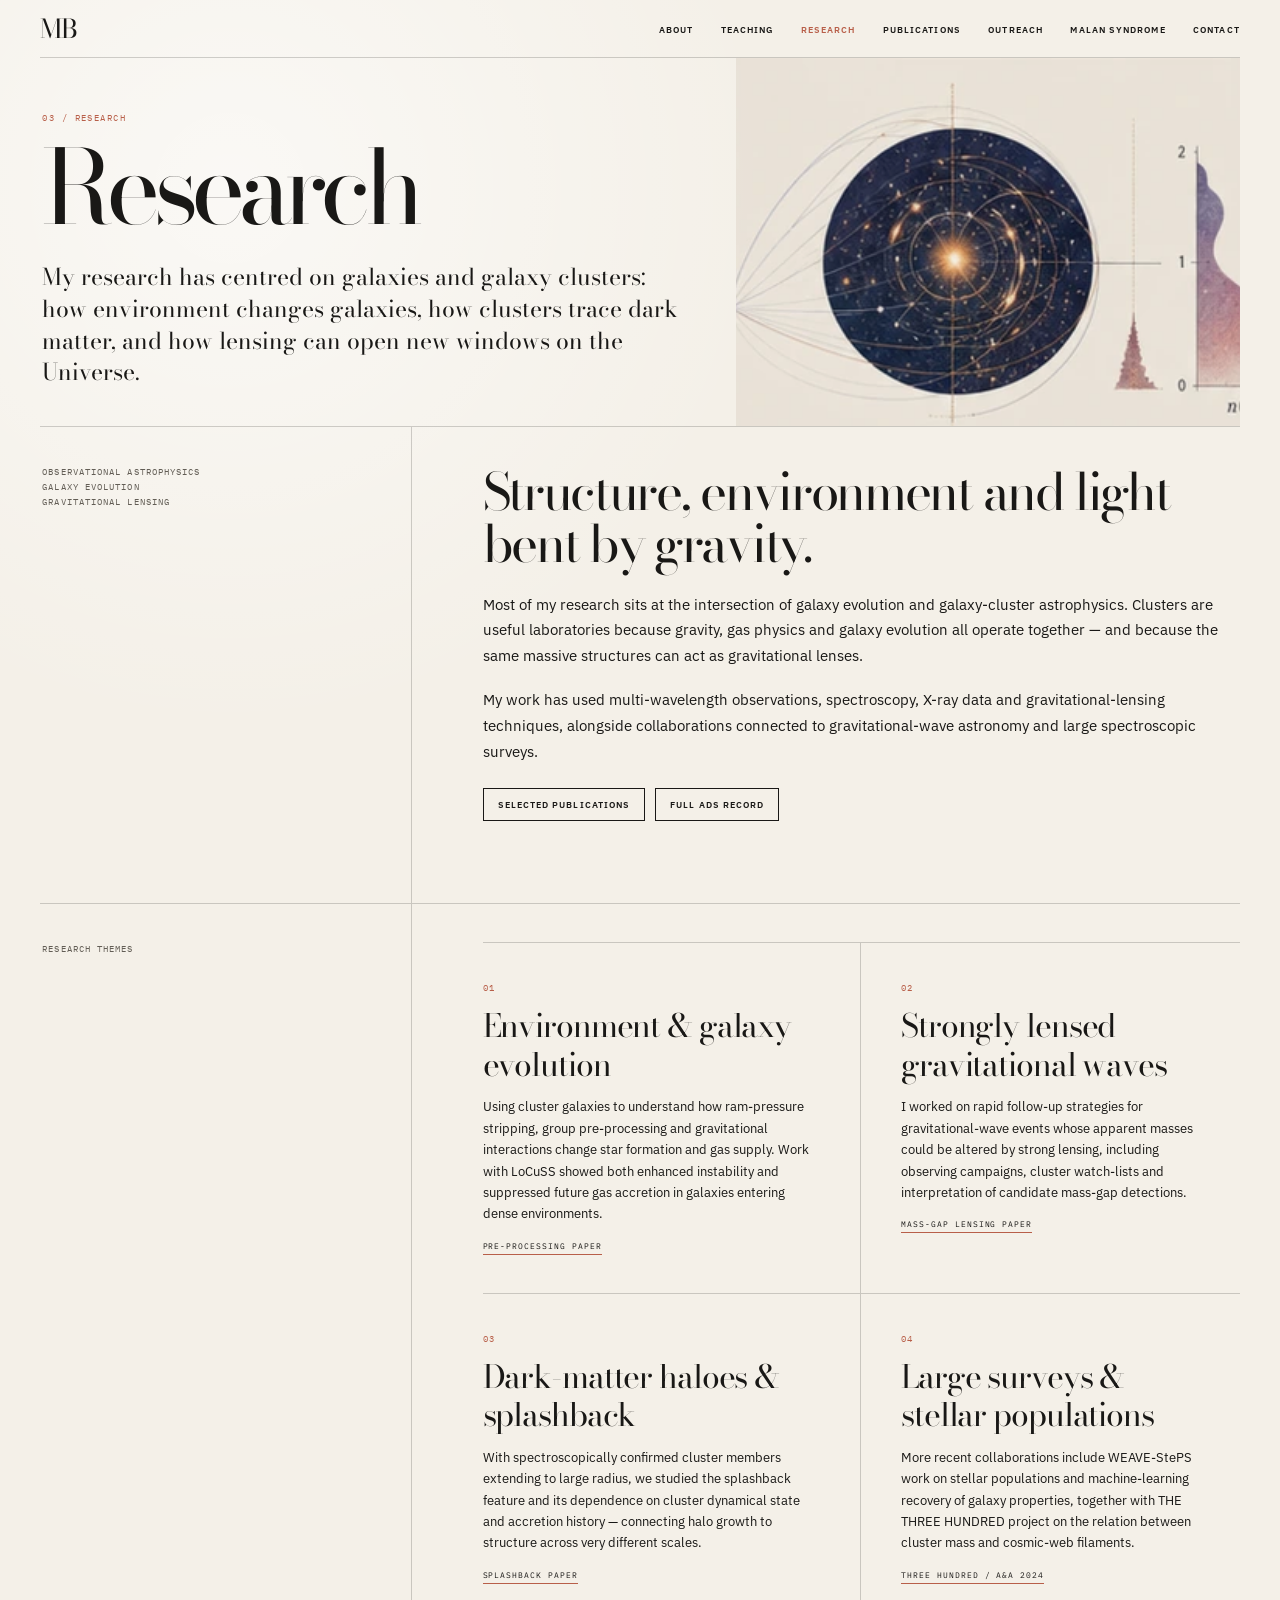
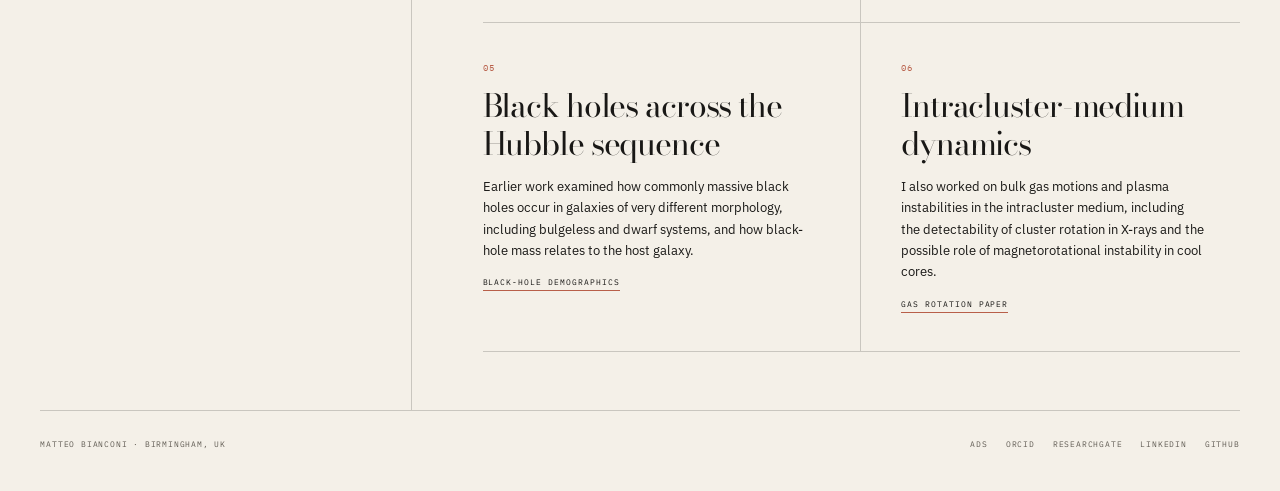
<file: research.html>
<!doctype html><html lang="en"><head><meta charset="utf-8"><meta name="viewport" content="width=device-width,initial-scale=1"><title>Research — Matteo Bianconi</title><meta name="description" content="Research by Matteo Bianconi on galaxy evolution, clusters, gravitational lensing and gravitational waves."><link rel="icon" href="assets/favicon.svg" type="image/svg+xml"><link rel="preconnect" href="https://fonts.googleapis.com"><link rel="preconnect" href="https://fonts.gstatic.com" crossorigin><link href="https://fonts.googleapis.com/css2?family=Bodoni+Moda:opsz,wght@6..96,400&family=IBM+Plex+Mono:wght@400;500&family=IBM+Plex+Sans:wght@400;500;600&display=swap" rel="stylesheet"><link rel="stylesheet" href="assets/style.css"></head><body><div class="wrap"><header class="topbar"><a class="logo" href="index.html" aria-label="Matteo Bianconi home">MB</a><button class="menu" type="button" aria-expanded="false" aria-controls="nav">Menu</button><nav class="nav" id="nav" aria-label="Primary navigation"><a href="about.html" class="">About</a><a href="teaching.html" class="">Teaching</a><a href="research.html" class="active">Research</a><a href="publications.html" class="">Publications</a><a href="outreach.html" class="">Outreach</a><a href="advocacy.html" class="">Malan syndrome</a><a href="contact.html" class="">Contact</a></nav></header><section class="page-head"><div class="page-head-copy"><p class="kicker">03 / Research</p><h1 class="page-title">Research</h1><p class="deck">My research has centred on galaxies and galaxy clusters: how environment changes galaxies, how clusters trace dark matter, and how lensing can open new windows on the Universe.</p></div><div class="page-head-art"><img src="assets/research.webp" alt="" aria-hidden="true"></div></section>
<main class="content"><section class="content-grid rule-section"><aside class="side-label">Observational astrophysics<br>Galaxy evolution<br>Gravitational lensing</aside><div class="main-copy"><h2>Structure, environment and light bent by gravity.</h2><p>Most of my research sits at the intersection of galaxy evolution and galaxy-cluster astrophysics. Clusters are useful laboratories because gravity, gas physics and galaxy evolution all operate together — and because the same massive structures can act as gravitational lenses.</p><p>My work has used multi-wavelength observations, spectroscopy, X-ray data and gravitational-lensing techniques, alongside collaborations connected to gravitational-wave astronomy and large spectroscopic surveys.</p><div class="buttons"><a class="button" href="publications.html">Selected publications</a><a class="button" href="https://ui.adsabs.harvard.edu/user/libraries/sGFKq7-YTh6taA8Rn49UIA" target="_blank" rel="noreferrer">Full ADS record</a></div></div></section>
<section class="content-grid"><aside class="side-label">Research themes</aside><div class="main-copy"><div class="feature-grid">
<div class="feature"><span class="feature-no">01</span><h3>Environment & galaxy evolution</h3><p>Using cluster galaxies to understand how ram-pressure stripping, group pre-processing and gravitational interactions change star formation and gas supply. Work with LoCuSS showed both enhanced instability and suppressed future gas accretion in galaxies entering dense environments.</p><a class="paper-link" href="https://arxiv.org/abs/1710.04230" target="_blank" rel="noreferrer">Pre-processing paper</a></div>
<div class="feature"><span class="feature-no">02</span><h3>Strongly lensed gravitational waves</h3><p>I worked on rapid follow-up strategies for gravitational-wave events whose apparent masses could be altered by strong lensing, including observing campaigns, cluster watch-lists and interpretation of candidate mass-gap detections.</p><a class="paper-link" href="https://arxiv.org/abs/2204.12978" target="_blank" rel="noreferrer">Mass-gap lensing paper</a></div>
<div class="feature"><span class="feature-no">03</span><h3>Dark-matter haloes & splashback</h3><p>With spectroscopically confirmed cluster members extending to large radius, we studied the splashback feature and its dependence on cluster dynamical state and accretion history — connecting halo growth to structure across very different scales.</p><a class="paper-link" href="https://arxiv.org/abs/2010.05920" target="_blank" rel="noreferrer">Splashback paper</a></div>
<div class="feature"><span class="feature-no">04</span><h3>Large surveys & stellar populations</h3><p>More recent collaborations include WEAVE-StePS work on stellar populations and machine-learning recovery of galaxy properties, together with THE THREE HUNDRED project on the relation between cluster mass and cosmic-web filaments.</p><a class="paper-link" href="https://doi.org/10.1051/0004-6361/202450895" target="_blank" rel="noreferrer">Three Hundred / A&A 2024</a></div>
<div class="feature"><span class="feature-no">05</span><h3>Black holes across the Hubble sequence</h3><p>Earlier work examined how commonly massive black holes occur in galaxies of very different morphology, including bulgeless and dwarf systems, and how black-hole mass relates to the host galaxy.</p><a class="paper-link" href="https://arxiv.org/abs/1212.0980" target="_blank" rel="noreferrer">Black-hole demographics</a></div>
<div class="feature"><span class="feature-no">06</span><h3>Intracluster-medium dynamics</h3><p>I also worked on bulk gas motions and plasma instabilities in the intracluster medium, including the detectability of cluster rotation in X-rays and the possible role of magnetorotational instability in cool cores.</p><a class="paper-link" href="https://arxiv.org/abs/1305.5519" target="_blank" rel="noreferrer">Gas rotation paper</a></div>
</div></div></section></main><footer class="footer"><span>Matteo Bianconi · Birmingham, UK</span><div class="footer-links"><a href="https://ui.adsabs.harvard.edu/user/libraries/sGFKq7-YTh6taA8Rn49UIA" target="_blank" rel="noreferrer">ADS</a><a href="https://orcid.org/0000-0002-0427-5373" target="_blank" rel="noreferrer">ORCID</a><a href="https://www.researchgate.net/profile/Matteo_Bianconi" target="_blank" rel="noreferrer">ResearchGate</a><a href="https://at.linkedin.com/in/mbianconi" target="_blank" rel="noreferrer">LinkedIn</a><a href="https://github.com/bianconim" target="_blank" rel="noreferrer">GitHub</a></div></footer></div><script>const b=document.querySelector('.menu'),n=document.querySelector('.nav');if(b&&n){b.addEventListener('click',()=>{const x=b.getAttribute('aria-expanded')!=='true';b.setAttribute('aria-expanded',String(x));n.classList.toggle('open',x)})}</script></body></html>
</file>
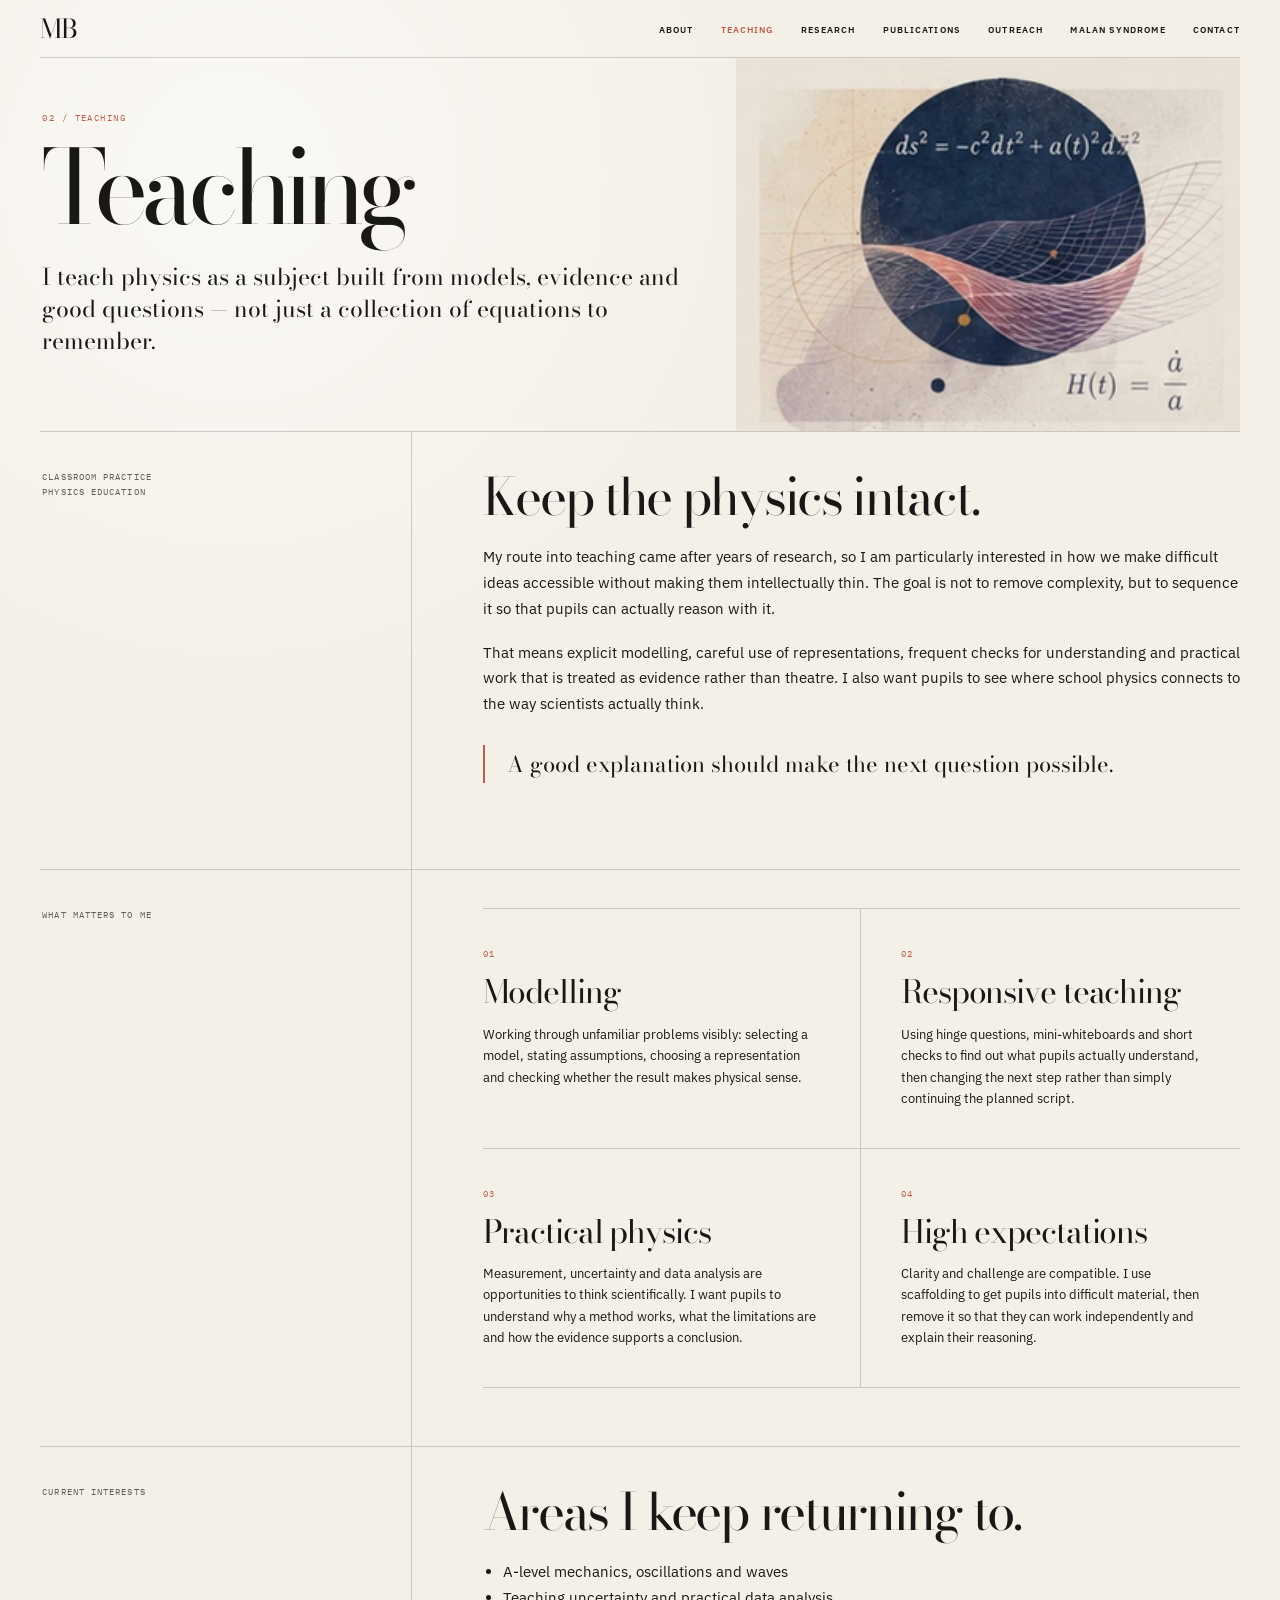
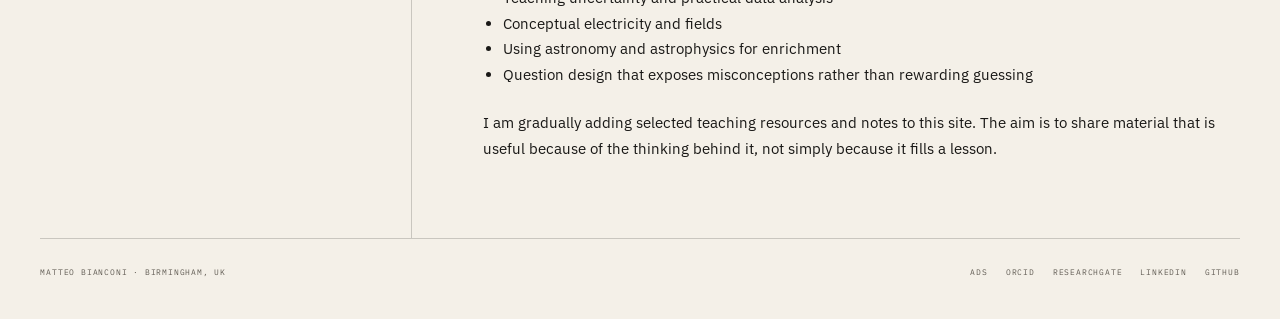
<file: teaching.html>
<!doctype html><html lang="en"><head><meta charset="utf-8"><meta name="viewport" content="width=device-width,initial-scale=1"><title>Teaching — Matteo Bianconi</title><meta name="description" content="Matteo Bianconi on physics teaching, modelling, responsive teaching and practical work."><link rel="icon" href="assets/favicon.svg" type="image/svg+xml"><link rel="preconnect" href="https://fonts.googleapis.com"><link rel="preconnect" href="https://fonts.gstatic.com" crossorigin><link href="https://fonts.googleapis.com/css2?family=Bodoni+Moda:opsz,wght@6..96,400&family=IBM+Plex+Mono:wght@400;500&family=IBM+Plex+Sans:wght@400;500;600&display=swap" rel="stylesheet"><link rel="stylesheet" href="assets/style.css"></head><body><div class="wrap"><header class="topbar"><a class="logo" href="index.html" aria-label="Matteo Bianconi home">MB</a><button class="menu" type="button" aria-expanded="false" aria-controls="nav">Menu</button><nav class="nav" id="nav" aria-label="Primary navigation"><a href="about.html" class="">About</a><a href="teaching.html" class="active">Teaching</a><a href="research.html" class="">Research</a><a href="publications.html" class="">Publications</a><a href="outreach.html" class="">Outreach</a><a href="advocacy.html" class="">Malan syndrome</a><a href="contact.html" class="">Contact</a></nav></header><section class="page-head"><div class="page-head-copy"><p class="kicker">02 / Teaching</p><h1 class="page-title">Teaching</h1><p class="deck">I teach physics as a subject built from models, evidence and good questions — not just a collection of equations to remember.</p></div><div class="page-head-art"><img src="assets/teaching.webp" alt="" aria-hidden="true"></div></section>
<main class="content"><section class="content-grid rule-section"><aside class="side-label">Classroom practice<br>Physics education</aside><div class="main-copy"><h2>Keep the physics intact.</h2><p>My route into teaching came after years of research, so I am particularly interested in how we make difficult ideas accessible without making them intellectually thin. The goal is not to remove complexity, but to sequence it so that pupils can actually reason with it.</p><p>That means explicit modelling, careful use of representations, frequent checks for understanding and practical work that is treated as evidence rather than theatre. I also want pupils to see where school physics connects to the way scientists actually think.</p><div class="note-block"><p>A good explanation should make the next question possible.</p></div></div></section>
<section class="content-grid rule-section"><aside class="side-label">What matters to me</aside><div class="main-copy"><div class="feature-grid"><div class="feature"><span class="feature-no">01</span><h3>Modelling</h3><p>Working through unfamiliar problems visibly: selecting a model, stating assumptions, choosing a representation and checking whether the result makes physical sense.</p></div><div class="feature"><span class="feature-no">02</span><h3>Responsive teaching</h3><p>Using hinge questions, mini-whiteboards and short checks to find out what pupils actually understand, then changing the next step rather than simply continuing the planned script.</p></div><div class="feature"><span class="feature-no">03</span><h3>Practical physics</h3><p>Measurement, uncertainty and data analysis are opportunities to think scientifically. I want pupils to understand why a method works, what the limitations are and how the evidence supports a conclusion.</p></div><div class="feature"><span class="feature-no">04</span><h3>High expectations</h3><p>Clarity and challenge are compatible. I use scaffolding to get pupils into difficult material, then remove it so that they can work independently and explain their reasoning.</p></div></div></div></section>
<section class="content-grid"><aside class="side-label">Current interests</aside><div class="main-copy"><h2>Areas I keep returning to.</h2><ul><li>A-level mechanics, oscillations and waves</li><li>Teaching uncertainty and practical data analysis</li><li>Conceptual electricity and fields</li><li>Using astronomy and astrophysics for enrichment</li><li>Question design that exposes misconceptions rather than rewarding guessing</li></ul><p>I am gradually adding selected teaching resources and notes to this site. The aim is to share material that is useful because of the thinking behind it, not simply because it fills a lesson.</p></div></section></main><footer class="footer"><span>Matteo Bianconi · Birmingham, UK</span><div class="footer-links"><a href="https://ui.adsabs.harvard.edu/user/libraries/sGFKq7-YTh6taA8Rn49UIA" target="_blank" rel="noreferrer">ADS</a><a href="https://orcid.org/0000-0002-0427-5373" target="_blank" rel="noreferrer">ORCID</a><a href="https://www.researchgate.net/profile/Matteo_Bianconi" target="_blank" rel="noreferrer">ResearchGate</a><a href="https://at.linkedin.com/in/mbianconi" target="_blank" rel="noreferrer">LinkedIn</a><a href="https://github.com/bianconim" target="_blank" rel="noreferrer">GitHub</a></div></footer></div><script>const b=document.querySelector('.menu'),n=document.querySelector('.nav');if(b&&n){b.addEventListener('click',()=>{const x=b.getAttribute('aria-expanded')!=='true';b.setAttribute('aria-expanded',String(x));n.classList.toggle('open',x)})}</script></body></html>
</file>
<file: assets/style.css>
:root{--paper:#f4f0e8;--ink:#191816;--soft:#625d55;--rule:rgba(34,30,26,.20);--red:#b85f49;--blue:#17336d;--display:"Bodoni Moda",Didot,"Bodoni 72","Bodoni MT",serif;--sans:"IBM Plex Sans","Avenir Next",Avenir,Helvetica,Arial,sans-serif;--mono:"IBM Plex Mono","SFMono-Regular",Menlo,monospace}
*{box-sizing:border-box}html{background:var(--paper);color:var(--ink);scroll-behavior:smooth}body{margin:0;background:radial-gradient(circle at 18% 9%,rgba(255,255,255,.58),transparent 34rem),var(--paper);font-family:var(--sans);-webkit-font-smoothing:antialiased;text-rendering:optimizeLegibility}a{color:inherit;text-decoration:none}img{display:block;max-width:100%}.wrap{width:min(1440px,100%);margin:0 auto}.topbar{height:58px;margin:0 3.15vw;border-bottom:1px solid var(--rule);display:grid;grid-template-columns:1fr auto;align-items:center;position:relative}.logo{font-family:var(--display);font-size:26px;line-height:1;letter-spacing:-.065em}.nav{display:flex;align-items:center;gap:clamp(16px,2.15vw,32px)}.nav a{font-size:9px;font-weight:600;letter-spacing:.12em;text-transform:uppercase;white-space:nowrap;padding:22px 0 20px}.nav a:hover,.nav a.active{color:var(--red)}.menu{display:none;border:0;background:none;text-transform:uppercase;font-size:9px;font-weight:600;letter-spacing:.12em}.hero{height:490px;margin:0 3.15vw;display:grid;grid-template-columns:44.5% 55.5%;border-bottom:1px solid var(--rule)}.hero-copy{padding:39px 34px 30px 2px;display:flex;flex-direction:column}.hero h1,.page-title{margin:0;font-family:var(--display);font-weight:400;letter-spacing:-.07em}.hero h1{font-size:clamp(80px,9.55vw,116px);line-height:.82}.accent-rule,.mini-rule{background:var(--red)}.accent-rule{width:45px;height:1.5px;margin:27px 0 14px}.roles{margin:0;max-width:420px;font-family:var(--mono);font-size:11px;font-weight:500;line-height:1.62;letter-spacing:.105em;text-transform:uppercase}.intro{margin:24px 0 0;max-width:365px;font-family:var(--display);font-size:16px;line-height:1.42;letter-spacing:-.014em}.hero-meta{margin-top:auto;display:flex;gap:28px;align-items:flex-end;font-family:var(--mono);font-size:9px;line-height:1.55}.hero-meta .warm{color:var(--red)}.hero-meta .divider{width:1px;height:28px;background:var(--rule)}.hero-art{overflow:hidden;position:relative;margin:0}.hero-art img{width:100%;height:100%;object-fit:cover;object-position:center;mix-blend-mode:multiply;filter:saturate(.98) contrast(.98)}.hero-art:after{content:"";position:absolute;inset:0;box-shadow:inset 18px 0 30px rgba(244,240,232,.17);pointer-events:none}.sections{margin:0 3.15vw;display:grid;grid-template-columns:1fr 1fr}.section-card{height:246px;display:grid;grid-template-columns:34.5% 65.5%;border-bottom:1px solid var(--rule);overflow:hidden;position:relative}.section-card:nth-child(odd){border-right:1px solid var(--rule)}.card-copy{padding:27px 17px 21px 3px;display:flex;flex-direction:column;background:rgba(244,240,232,.62);position:relative;z-index:2}.card-copy h2{margin:0;font-size:20px;line-height:1;font-weight:500;letter-spacing:.15em;text-transform:uppercase}.card-copy .sub{margin-top:6px;font-family:var(--mono);font-size:7px;font-weight:500;letter-spacing:.18em;text-transform:uppercase}.mini-rule{width:22px;height:1.5px;margin:14px 0 13px}.card-copy p{margin:0;max-width:160px;font-size:10px;line-height:1.6}.linkline{margin-top:auto;font-size:7.4px;font-weight:600;letter-spacing:.13em;text-transform:uppercase;display:flex;gap:12px;align-items:center}.linkline .arrow{font-size:16px;font-weight:400;line-height:1}.section-card:hover .linkline{color:var(--red)}.art{height:100%;overflow:hidden;background:var(--paper)}.art img{width:100%;height:100%;object-fit:cover;mix-blend-mode:multiply;transition:transform .35s ease}.section-card:hover .art img{transform:scale(1.015)}
/* interior pages */
.page-head{margin:0 3.15vw;border-bottom:1px solid var(--rule);display:grid;grid-template-columns:58% 42%;min-height:300px}.page-head-copy{padding:54px 34px 38px 2px}.kicker{font-family:var(--mono);font-size:9px;letter-spacing:.16em;text-transform:uppercase;color:var(--red);margin:0 0 20px}.page-title{font-size:clamp(66px,8vw,108px);line-height:.86}.deck{font-family:var(--display);font-size:clamp(18px,1.8vw,25px);line-height:1.38;max-width:650px;margin:30px 0 0}.page-head-art{overflow:hidden}.page-head-art img{width:100%;height:100%;object-fit:cover;mix-blend-mode:multiply}.content{margin:0 3.15vw}.content-grid{display:grid;grid-template-columns:31% 69%}.side-label{border-right:1px solid var(--rule);padding:38px 40px 38px 2px;font-family:var(--mono);font-size:9px;line-height:1.65;letter-spacing:.12em;text-transform:uppercase;color:var(--soft)}.main-copy{padding:38px 0 58px 5.5vw;max-width:960px}.main-copy h2{font-family:var(--display);font-weight:400;font-size:clamp(34px,4vw,58px);line-height:1.02;letter-spacing:-.045em;margin:0 0 22px}.main-copy h3{font-size:13px;line-height:1.2;letter-spacing:.12em;text-transform:uppercase;margin:34px 0 12px}.main-copy p,.main-copy li{font-size:15px;line-height:1.72}.main-copy p{max-width:760px;margin:0 0 18px}.main-copy ul{max-width:760px;margin:14px 0 22px;padding-left:20px}.main-copy a.textlink{border-bottom:1px solid var(--red)}.rule-section{border-bottom:1px solid var(--rule)}.feature-grid{display:grid;grid-template-columns:repeat(2,minmax(0,1fr));border-top:1px solid var(--rule)}.feature{padding:32px 34px 38px 0;border-bottom:1px solid var(--rule)}.feature:nth-child(odd){border-right:1px solid var(--rule);padding-right:40px}.feature:nth-child(even){padding-left:40px}.feature-no{font-family:var(--mono);font-size:9px;letter-spacing:.12em;color:var(--red)}.feature h3{font-family:var(--display);font-size:32px;font-weight:400;letter-spacing:-.035em;text-transform:none;margin:12px 0}.feature p{font-size:13px;line-height:1.65;margin:0}.feature .paper-link{display:inline-block;margin-top:16px;font-family:var(--mono);font-size:8px;letter-spacing:.12em;text-transform:uppercase;border-bottom:1px solid var(--red);padding-bottom:3px}.timeline{border-top:1px solid var(--rule)}.timeline-row{display:grid;grid-template-columns:150px 1fr;border-bottom:1px solid var(--rule);padding:18px 0}.timeline-year{font-family:var(--mono);font-size:10px;color:var(--red)}.timeline-row strong{font-weight:500}.timeline-row p{margin:4px 0 0;font-size:13px}.publication{display:grid;grid-template-columns:90px 1fr auto;gap:24px;padding:22px 0;border-bottom:1px solid var(--rule);align-items:start}.publication .year{font-family:var(--mono);font-size:10px;color:var(--red)}.publication h3{font-family:var(--display);font-size:23px;line-height:1.22;font-weight:400;letter-spacing:-.025em;text-transform:none;margin:0 0 6px}.publication p{font-size:11px;line-height:1.5;margin:0;color:var(--soft)}.publication a{font-family:var(--mono);font-size:8px;letter-spacing:.12em;text-transform:uppercase;border-bottom:1px solid var(--red);padding-bottom:3px;white-space:nowrap}.buttons{display:flex;flex-wrap:wrap;gap:10px;margin:24px 0}.button{display:inline-block;border:1px solid var(--ink);padding:10px 14px;font-size:9px;font-weight:600;letter-spacing:.12em;text-transform:uppercase}.button:hover{background:var(--ink);color:var(--paper)}.note-block{border-left:2px solid var(--red);padding:4px 0 4px 22px;margin:28px 0}.note-block p{font-family:var(--display);font-size:22px;line-height:1.38;margin:0}.footer{margin:0 3.15vw;padding:28px 0 42px;border-top:1px solid var(--rule);display:flex;justify-content:space-between;gap:30px;font-family:var(--mono);font-size:8px;letter-spacing:.1em;text-transform:uppercase;color:var(--soft)}.footer-links{display:flex;flex-wrap:wrap;gap:18px}.footer a:hover{color:var(--red)}
@media(max-width:920px){.nav{display:none}.menu{display:block}.nav.open{display:flex;position:absolute;z-index:20;top:58px;left:-3.15vw;right:-3.15vw;flex-direction:column;align-items:flex-start;gap:0;padding:12px 3.15vw 18px;background:rgba(244,240,232,.98);border-bottom:1px solid var(--rule)}.nav.open a{padding:9px 0}.hero{height:auto;grid-template-columns:1fr}.hero-copy{min-height:445px;padding-top:46px}.hero h1{font-size:clamp(76px,15vw,112px)}.hero-art{height:430px}.sections{grid-template-columns:1fr}.section-card{height:270px;border-right:0!important}.page-head{grid-template-columns:1fr;min-height:0}.page-head-art{height:260px}.content-grid{grid-template-columns:1fr}.side-label{border-right:0;border-bottom:1px solid var(--rule);padding:24px 0}.main-copy{padding:34px 0 50px}.feature-grid{grid-template-columns:1fr}.feature:nth-child(odd){border-right:0;padding-right:0}.feature:nth-child(even){padding-left:0}.publication{grid-template-columns:70px 1fr}.publication>a{grid-column:2}.footer{flex-direction:column}}
@media(max-width:560px){.topbar,.hero,.sections,.page-head,.content,.footer{margin-left:18px;margin-right:18px}.topbar{height:54px}.nav.open{top:54px;left:-18px;right:-18px;padding-left:18px;padding-right:18px}.hero-copy{min-height:420px;padding:42px 0 26px}.hero h1{font-size:clamp(68px,20vw,94px);line-height:.84}.roles{font-size:9px}.intro{font-size:15px}.hero-art{height:330px}.section-card{height:auto;min-height:440px;grid-template-columns:1fr;grid-template-rows:185px 255px}.card-copy{padding:27px 0 20px}.card-copy p{max-width:245px}.art{grid-row:2}.page-head-copy{padding:42px 0 34px}.page-title{font-size:clamp(58px,17vw,82px)}.deck{font-size:19px}.timeline-row{grid-template-columns:1fr;gap:6px}.publication{grid-template-columns:1fr;gap:7px}.publication>a{grid-column:1}.footer{padding-bottom:26px}}
@media(prefers-reduced-motion:reduce){*{scroll-behavior:auto!important;transition:none!important}}
</file>
